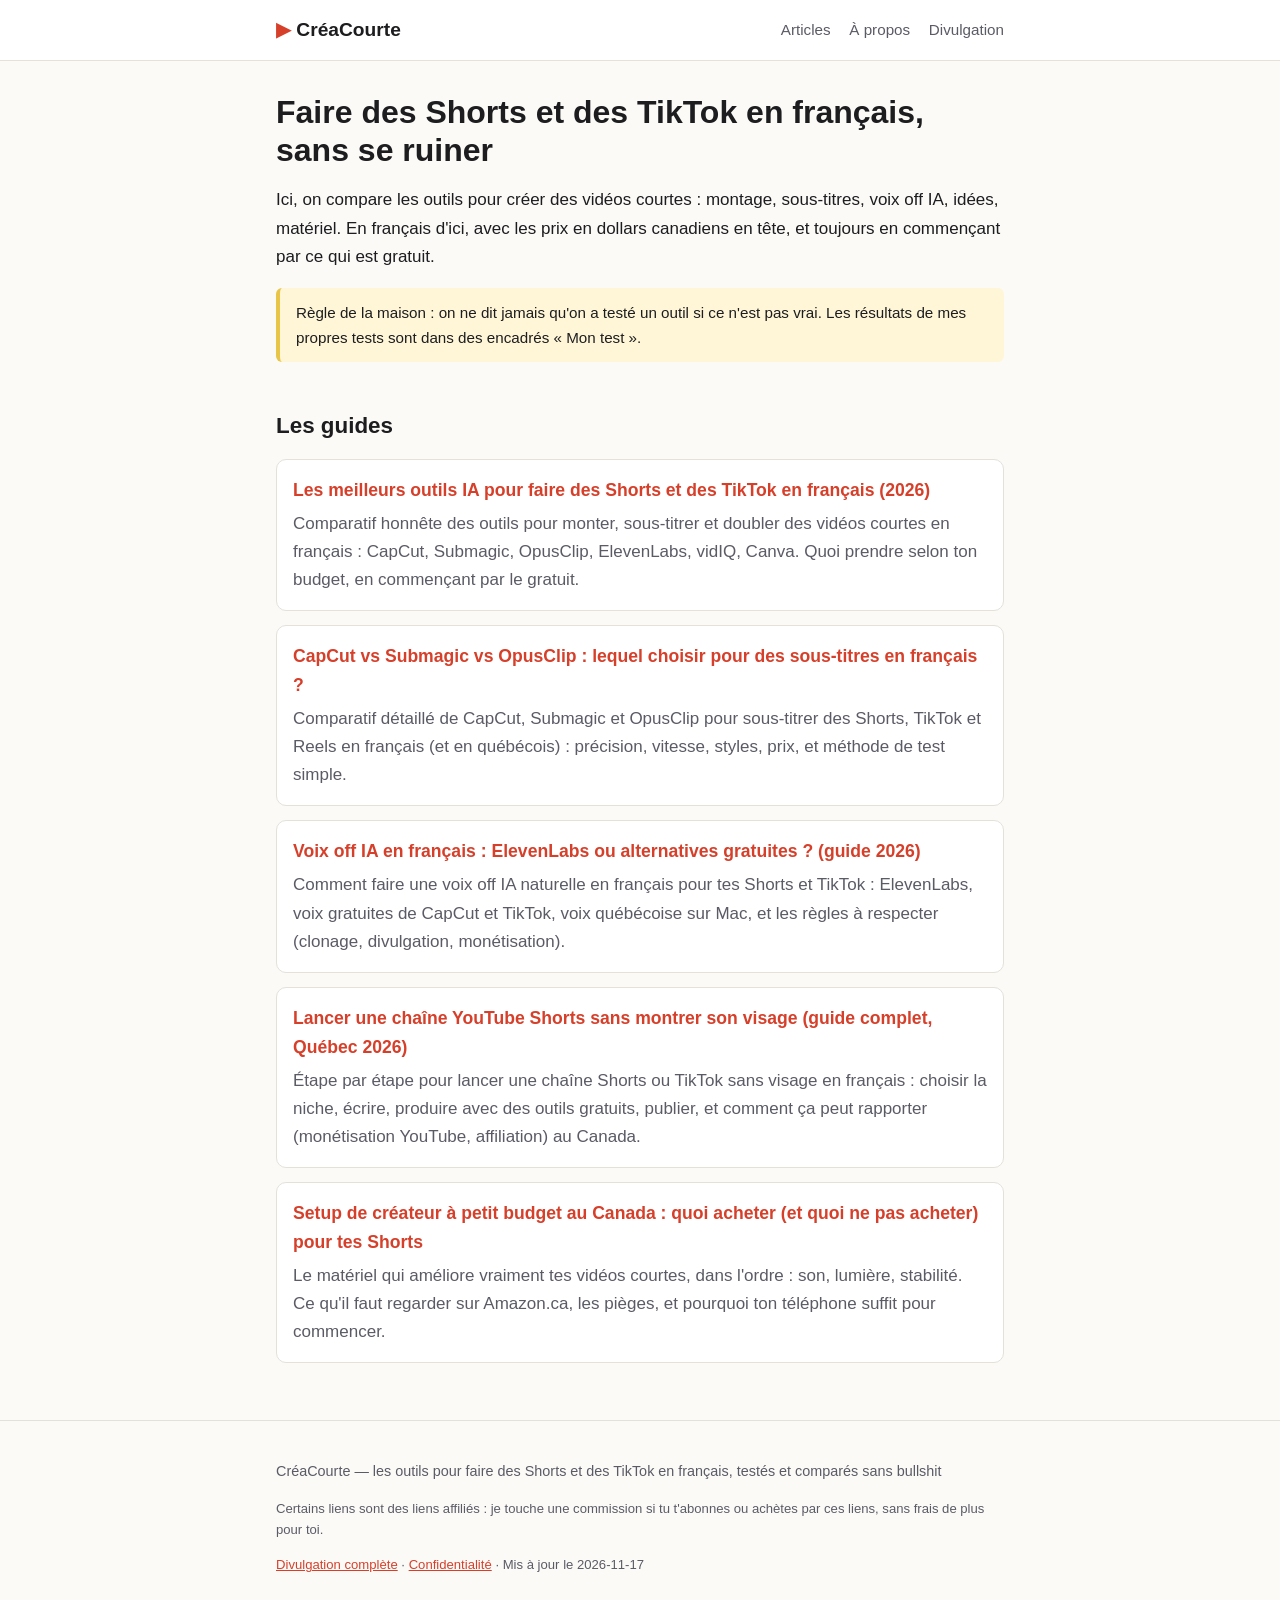
<file: index.html>
<!doctype html>
<html lang="fr-CA">
<head>
<meta charset="utf-8">
<meta name="viewport" content="width=device-width, initial-scale=1">
<title>Outils pour faire des Shorts et des TikTok en français | CréaCourte</title>
<meta name="description" content="Comparatifs et guides honnêtes, en français d&#x27;ici, pour créer des vidéos courtes (YouTube Shorts, TikTok, Reels) : montage, sous-titres, voix off IA, matériel à petit budget.">
<link rel="canonical" href="https://peet-peet.github.io/creacourte/index.html">
<meta property="og:title" content="Outils pour faire des Shorts et des TikTok en français">
<meta property="og:description" content="Comparatifs et guides honnêtes, en français d&#x27;ici, pour créer des vidéos courtes (YouTube Shorts, TikTok, Reels) : montage, sous-titres, voix off IA, matériel à petit budget.">
<meta property="og:type" content="article">
<meta property="og:locale" content="fr_CA">
<meta name='impact-site-verification' value='22677f58-4a79-4a5f-8995-a7c6c658e0dd'>
<link rel="stylesheet" href="assets/style.css">
<script type="application/ld+json">{"@context": "https://schema.org", "@type": "WebPage", "headline": "Outils pour faire des Shorts et des TikTok en français", "description": "Comparatifs et guides honnêtes, en français d'ici, pour créer des vidéos courtes (YouTube Shorts, TikTok, Reels) : montage, sous-titres, voix off IA, matériel à petit budget.", "inLanguage": "fr-CA", "author": {"@type": "Person", "name": "Peet"}, "dateModified": "2026-11-17"}</script>
</head>
<body>
<header class="entete">
  <div class="conteneur entete-in">
    <a class="logo" href="index.html">CréaCourte</a>
    <nav>
      <a href="index.html">Articles</a>
      <a href="a-propos.html">À propos</a>
      <a href="divulgation.html">Divulgation</a>
    </nav>
  </div>
</header>
<main class="conteneur">

<article class="article">
<h1>Faire des Shorts et des TikTok en français, sans se ruiner</h1>
<p>Ici, on compare les outils pour créer des vidéos courtes : montage, sous-titres, voix off IA, idées, matériel. En français d'ici, avec les prix en dollars canadiens en tête, et toujours en commençant par ce qui est gratuit.</p>
<div class="note">Règle de la maison : on ne dit jamais qu'on a testé un outil si ce n'est pas vrai. Les résultats de mes propres tests sont dans des encadrés « Mon test ».</div>
<h2>Les guides</h2>
<ul class="liste-articles">
<li><a href="meilleurs-outils-ia-shorts-tiktok.html">Les meilleurs outils IA pour faire des Shorts et des TikTok en français (2026)</a><p>Comparatif honnête des outils pour monter, sous-titrer et doubler des vidéos courtes en français : CapCut, Submagic, OpusClip, ElevenLabs, vidIQ, Canva. Quoi prendre selon ton budget, en commençant par le gratuit.</p></li>
<li><a href="capcut-vs-submagic-vs-opusclip.html">CapCut vs Submagic vs OpusClip : lequel choisir pour des sous-titres en français ?</a><p>Comparatif détaillé de CapCut, Submagic et OpusClip pour sous-titrer des Shorts, TikTok et Reels en français (et en québécois) : précision, vitesse, styles, prix, et méthode de test simple.</p></li>
<li><a href="voix-off-ia-francais.html">Voix off IA en français : ElevenLabs ou alternatives gratuites ? (guide 2026)</a><p>Comment faire une voix off IA naturelle en français pour tes Shorts et TikTok : ElevenLabs, voix gratuites de CapCut et TikTok, voix québécoise sur Mac, et les règles à respecter (clonage, divulgation, monétisation).</p></li>
<li><a href="chaine-shorts-sans-visage.html">Lancer une chaîne YouTube Shorts sans montrer son visage (guide complet, Québec 2026)</a><p>Étape par étape pour lancer une chaîne Shorts ou TikTok sans visage en français : choisir la niche, écrire, produire avec des outils gratuits, publier, et comment ça peut rapporter (monétisation YouTube, affiliation) au Canada.</p></li>
<li><a href="setup-createur-petit-budget.html">Setup de créateur à petit budget au Canada : quoi acheter (et quoi ne pas acheter) pour tes Shorts</a><p>Le matériel qui améliore vraiment tes vidéos courtes, dans l&#x27;ordre : son, lumière, stabilité. Ce qu&#x27;il faut regarder sur Amazon.ca, les pièges, et pourquoi ton téléphone suffit pour commencer.</p></li>
</ul>
</article>
</main>
<footer class="pied">
  <div class="conteneur">
    <p>CréaCourte — les outils pour faire des Shorts et des TikTok en français, testés et comparés sans bullshit</p>
    <p class="petit">Certains liens sont des liens affiliés : je touche une commission si tu t'abonnes ou achètes par ces liens, sans frais de plus pour toi. </p>
    <p class="petit"><a href="divulgation.html">Divulgation complète</a> · <a href="confidentialite.html">Confidentialité</a> · Mis à jour le 2026-11-17</p>
  </div>
</footer>
</body>
</html>
</file>
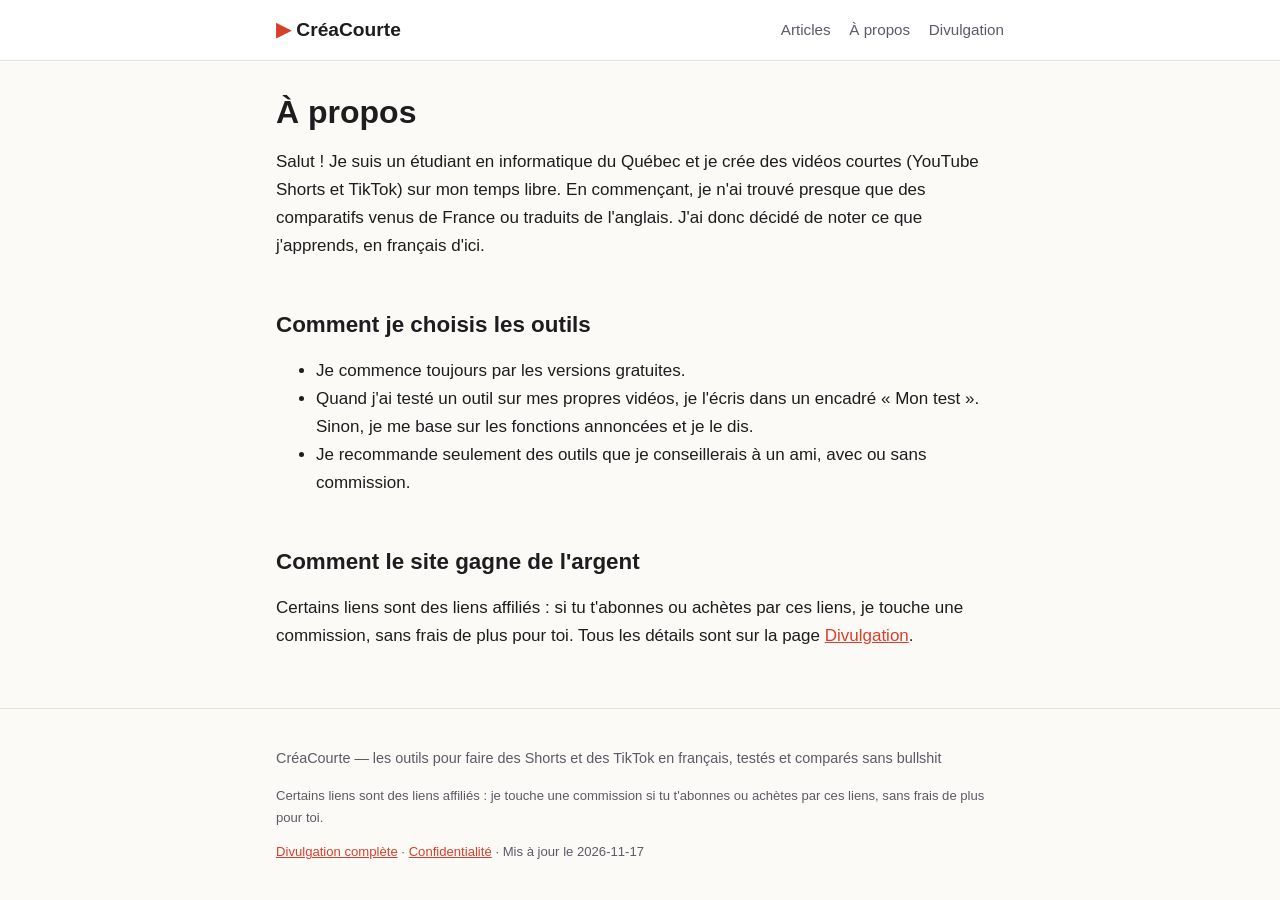
<file: a-propos.html>
<!doctype html>
<html lang="fr-CA">
<head>
<meta charset="utf-8">
<meta name="viewport" content="width=device-width, initial-scale=1">
<title>À propos | CréaCourte</title>
<meta name="description" content="Qui écrit CréaCourte et comment les outils sont choisis et comparés.">
<link rel="canonical" href="https://peet-peet.github.io/creacourte/a-propos.html">
<meta property="og:title" content="À propos">
<meta property="og:description" content="Qui écrit CréaCourte et comment les outils sont choisis et comparés.">
<meta property="og:type" content="article">
<meta property="og:locale" content="fr_CA">
<link rel="stylesheet" href="assets/style.css">
<script type="application/ld+json">{"@context": "https://schema.org", "@type": "WebPage", "headline": "À propos", "description": "Qui écrit CréaCourte et comment les outils sont choisis et comparés.", "inLanguage": "fr-CA", "author": {"@type": "Person", "name": "Peet"}, "dateModified": "2026-11-17"}</script>
</head>
<body>
<header class="entete">
  <div class="conteneur entete-in">
    <a class="logo" href="index.html">CréaCourte</a>
    <nav>
      <a href="index.html">Articles</a>
      <a href="a-propos.html">À propos</a>
      <a href="divulgation.html">Divulgation</a>
    </nav>
  </div>
</header>
<main class="conteneur">

<article class="article">
<h1>À propos</h1>
<p>Salut ! Je suis un étudiant en informatique du Québec et je crée des vidéos courtes (YouTube Shorts et TikTok) sur mon temps libre. En commençant, je n'ai trouvé presque que des comparatifs venus de France ou traduits de l'anglais. J'ai donc décidé de noter ce que j'apprends, en français d'ici.</p>
<h2>Comment je choisis les outils</h2>
<ul>
<li>Je commence toujours par les versions gratuites.</li>
<li>Quand j'ai testé un outil sur mes propres vidéos, je l'écris dans un encadré « Mon test ». Sinon, je me base sur les fonctions annoncées et je le dis.</li>
<li>Je recommande seulement des outils que je conseillerais à un ami, avec ou sans commission.</li>
</ul>
<h2>Comment le site gagne de l'argent</h2>
<p>Certains liens sont des liens affiliés : si tu t'abonnes ou achètes par ces liens, je touche une commission, sans frais de plus pour toi. Tous les détails sont sur la page <a href="divulgation.html">Divulgation</a>.</p>
</article>
</main>
<footer class="pied">
  <div class="conteneur">
    <p>CréaCourte — les outils pour faire des Shorts et des TikTok en français, testés et comparés sans bullshit</p>
    <p class="petit">Certains liens sont des liens affiliés : je touche une commission si tu t'abonnes ou achètes par ces liens, sans frais de plus pour toi. </p>
    <p class="petit"><a href="divulgation.html">Divulgation complète</a> · <a href="confidentialite.html">Confidentialité</a> · Mis à jour le 2026-11-17</p>
  </div>
</footer>
</body>
</html>
</file>
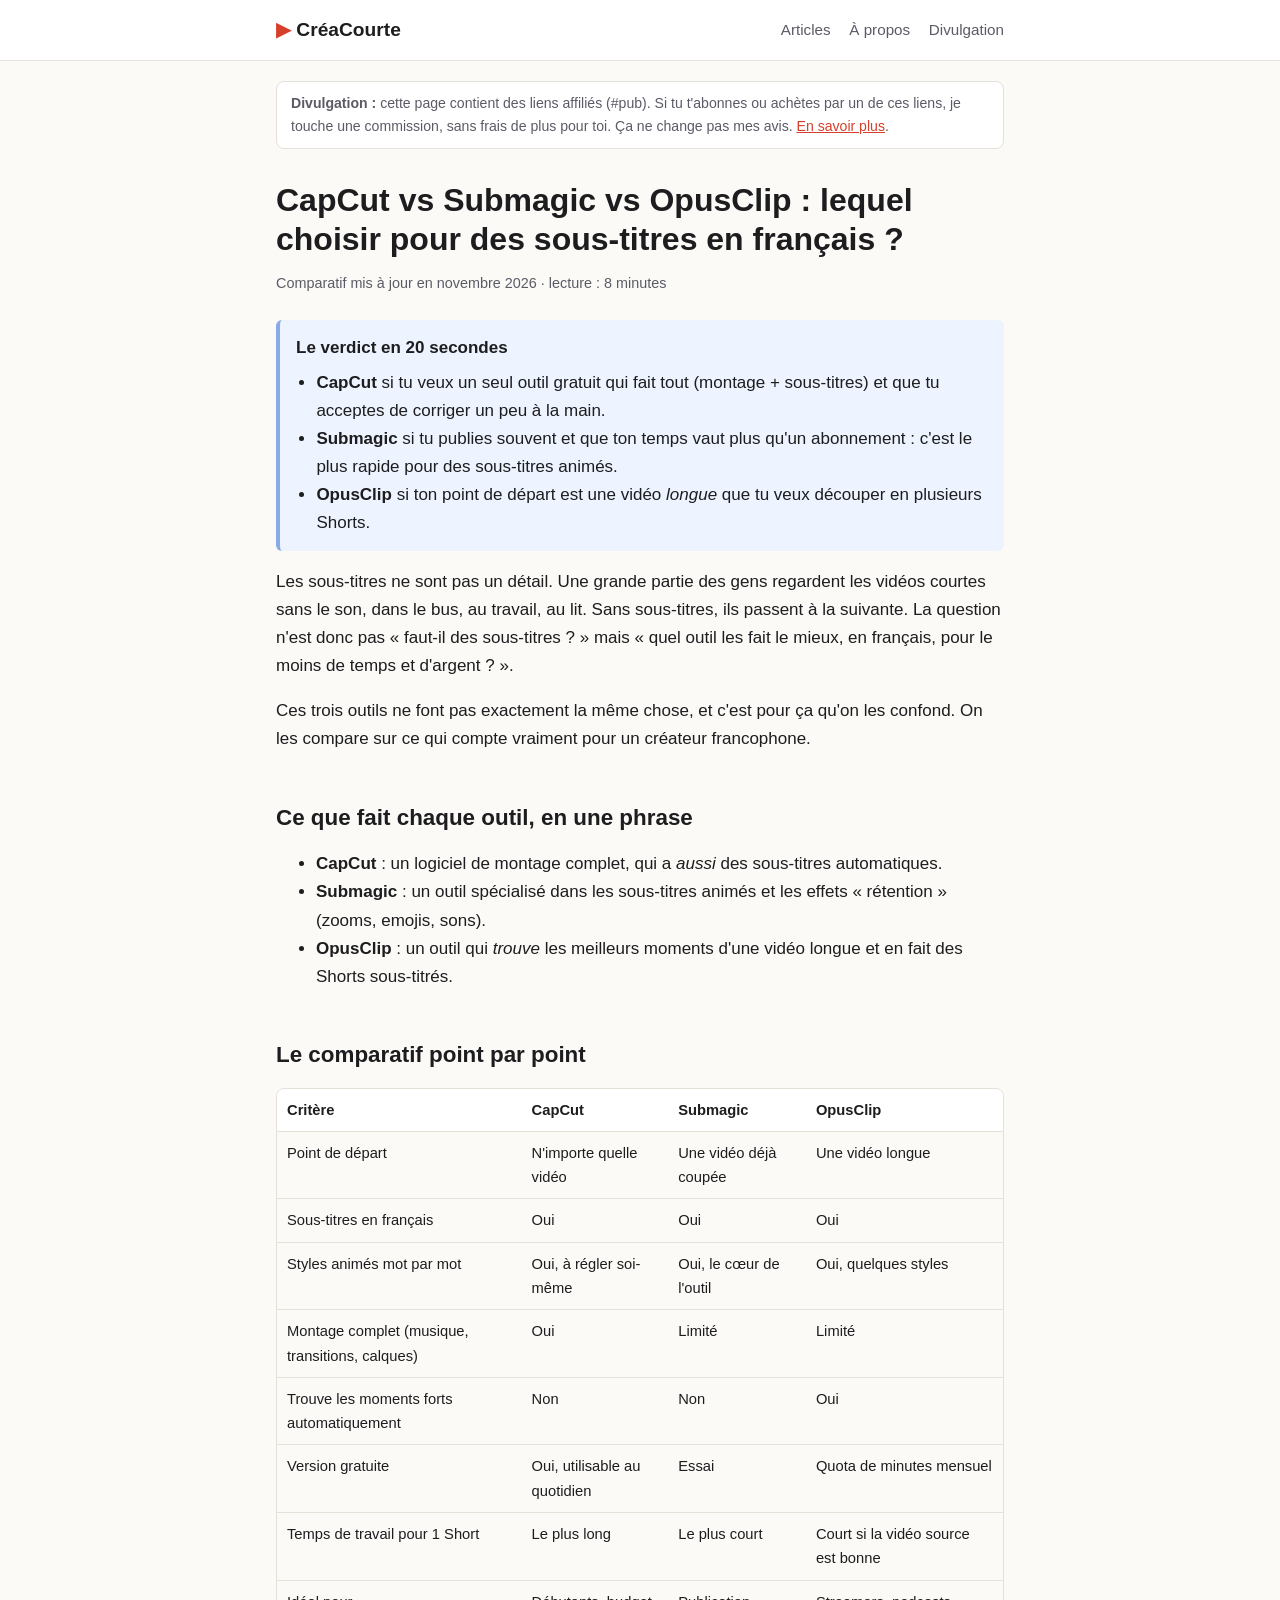
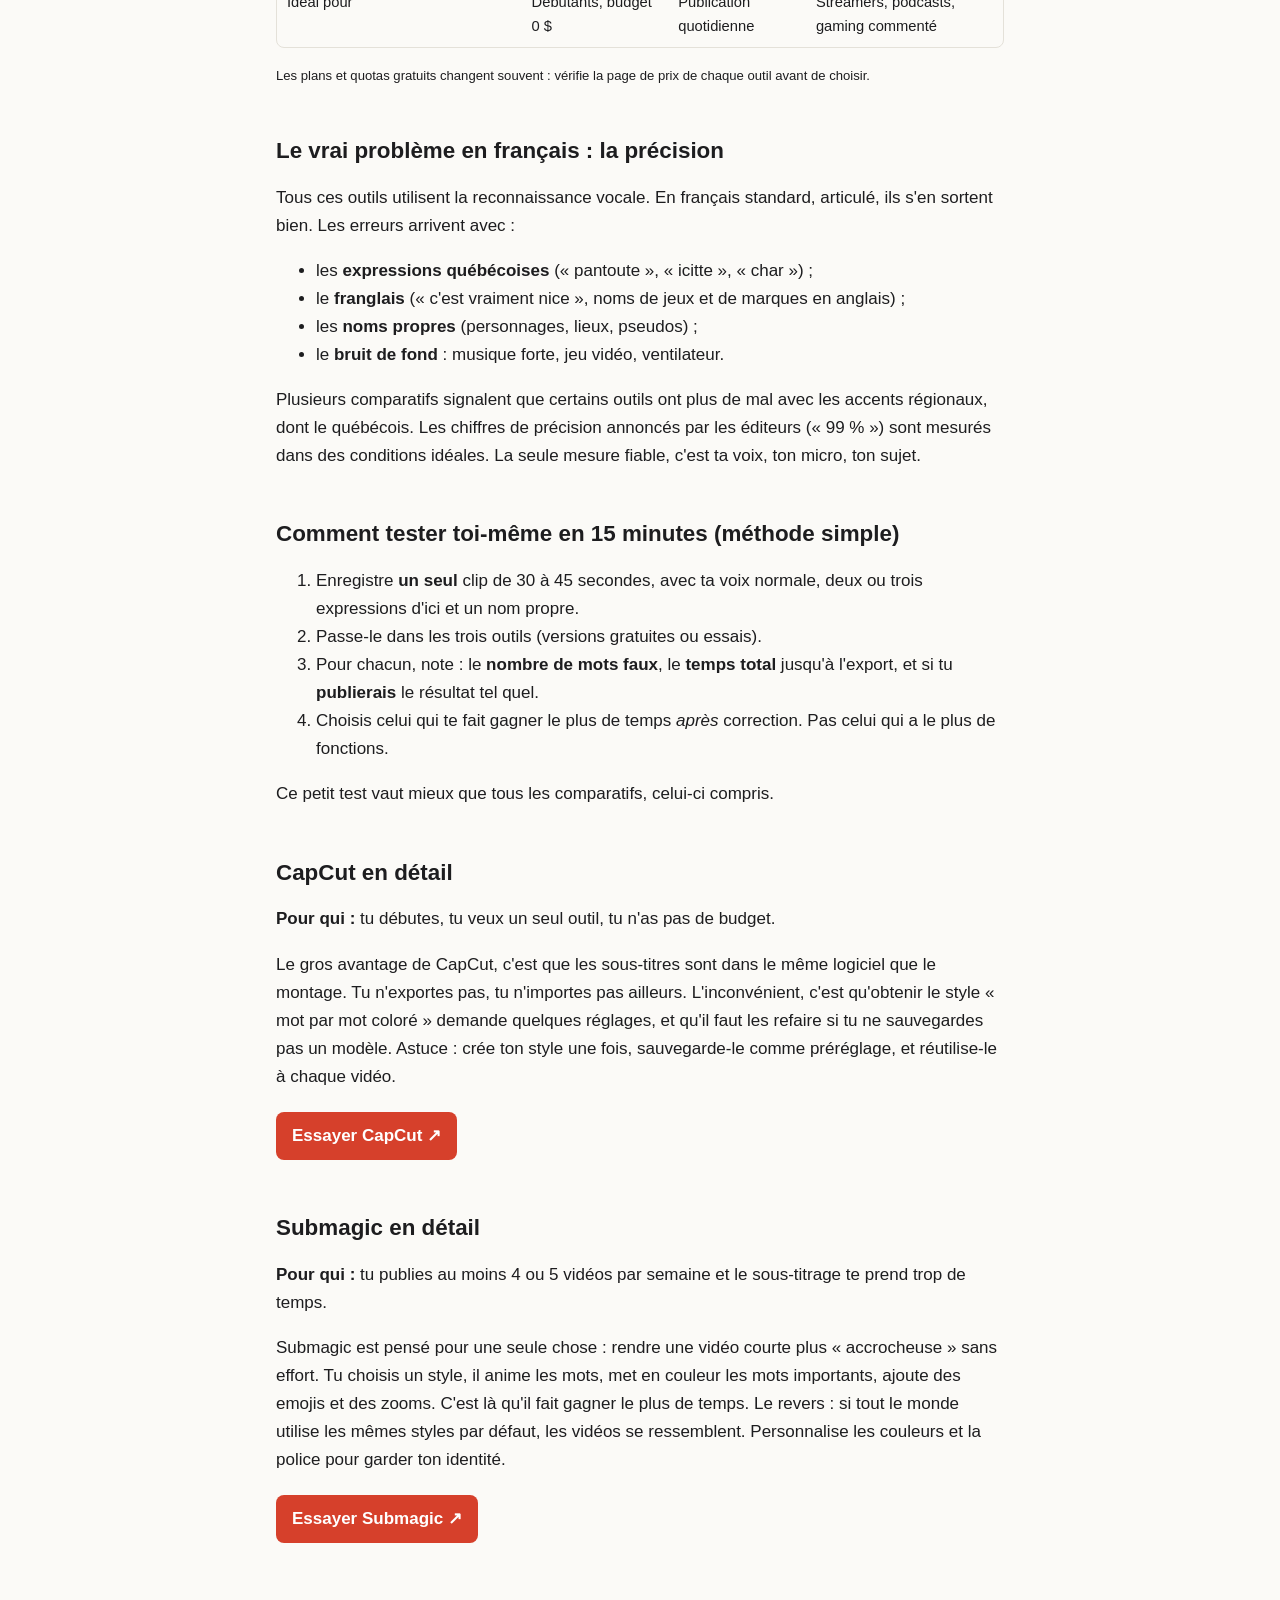
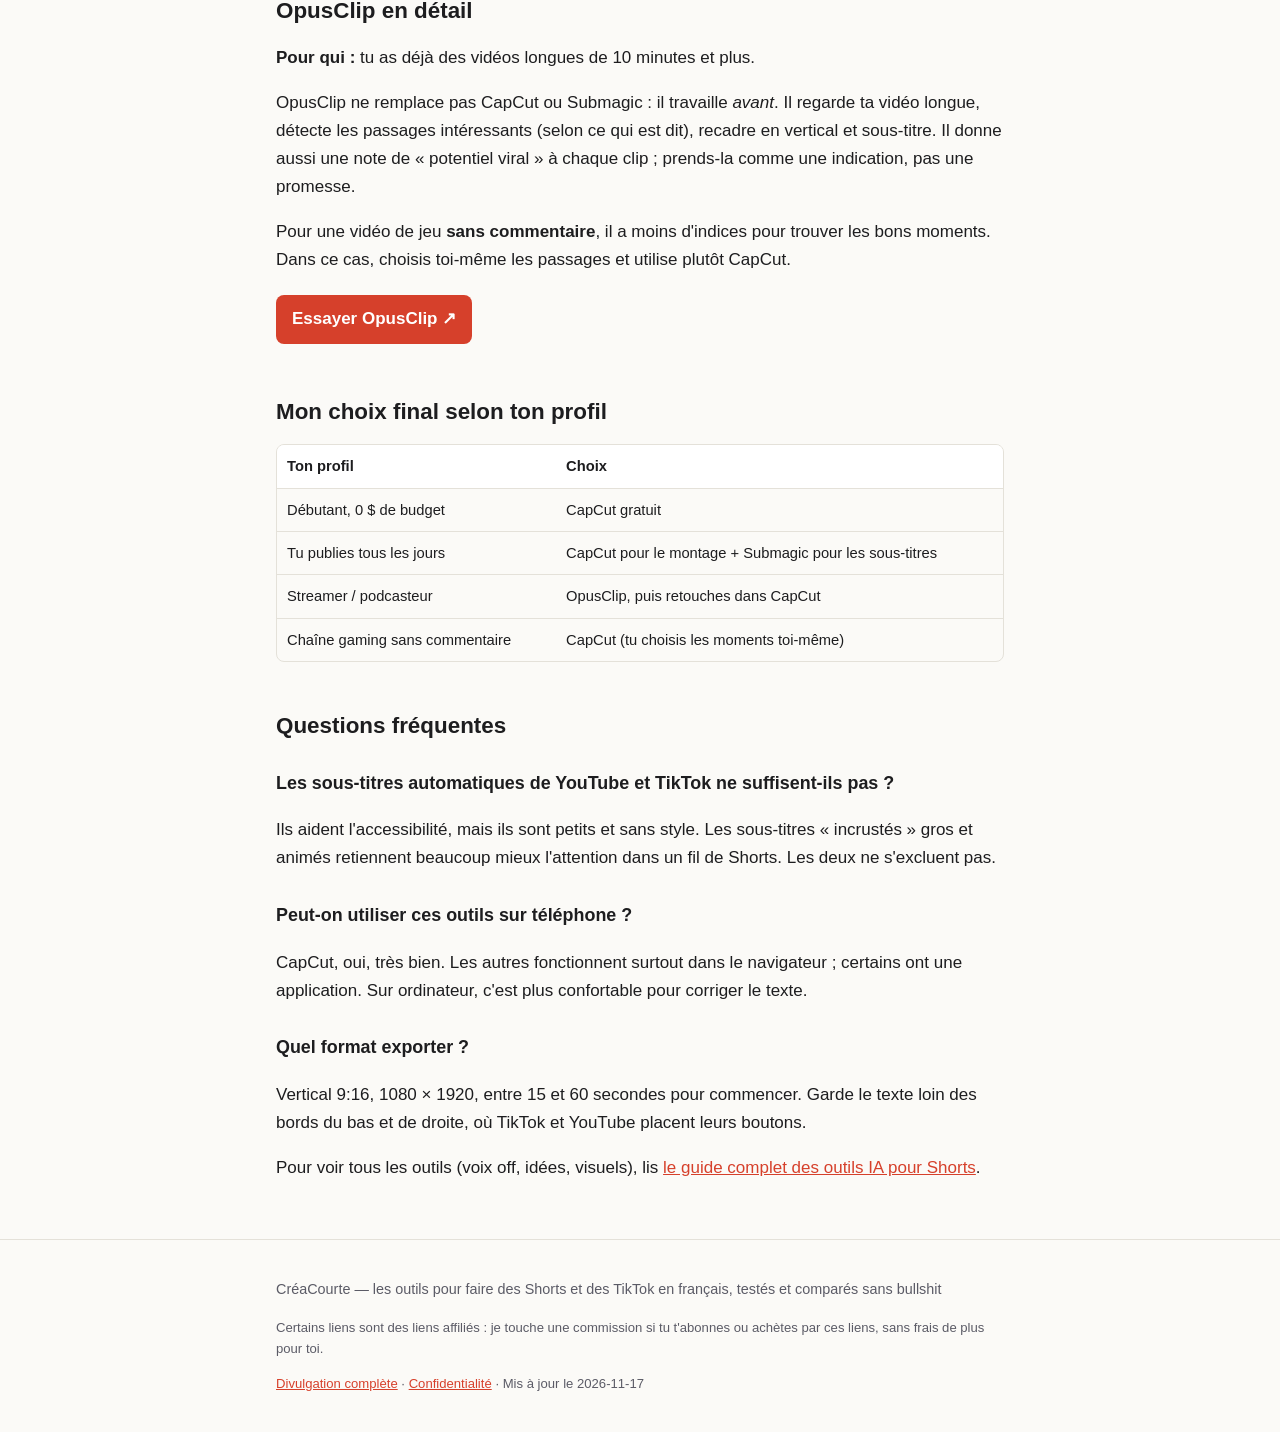
<file: capcut-vs-submagic-vs-opusclip.html>
<!doctype html>
<html lang="fr-CA">
<head>
<meta charset="utf-8">
<meta name="viewport" content="width=device-width, initial-scale=1">
<title>CapCut vs Submagic vs OpusClip : lequel choisir pour des sous-titres en français ? | CréaCourte</title>
<meta name="description" content="Comparatif détaillé de CapCut, Submagic et OpusClip pour sous-titrer des Shorts, TikTok et Reels en français (et en québécois) : précision, vitesse, styles, prix, et méthode de test simple.">
<link rel="canonical" href="https://peet-peet.github.io/creacourte/capcut-vs-submagic-vs-opusclip.html">
<meta property="og:title" content="CapCut vs Submagic vs OpusClip : lequel choisir pour des sous-titres en français ?">
<meta property="og:description" content="Comparatif détaillé de CapCut, Submagic et OpusClip pour sous-titrer des Shorts, TikTok et Reels en français (et en québécois) : précision, vitesse, styles, prix, et méthode de test simple.">
<meta property="og:type" content="article">
<meta property="og:locale" content="fr_CA">
<link rel="stylesheet" href="assets/style.css">
<script type="application/ld+json">{"@context": "https://schema.org", "@type": "Article", "headline": "CapCut vs Submagic vs OpusClip : lequel choisir pour des sous-titres en français ?", "description": "Comparatif détaillé de CapCut, Submagic et OpusClip pour sous-titrer des Shorts, TikTok et Reels en français (et en québécois) : précision, vitesse, styles, prix, et méthode de test simple.", "inLanguage": "fr-CA", "author": {"@type": "Person", "name": "Peet"}, "dateModified": "2026-11-17"}</script>
</head>
<body>
<header class="entete">
  <div class="conteneur entete-in">
    <a class="logo" href="index.html">CréaCourte</a>
    <nav>
      <a href="index.html">Articles</a>
      <a href="a-propos.html">À propos</a>
      <a href="divulgation.html">Divulgation</a>
    </nav>
  </div>
</header>
<main class="conteneur">
<p class="bandeau"><strong>Divulgation :</strong> cette page contient des liens affiliés (#pub). Si tu t'abonnes ou achètes par un de ces liens, je touche une commission, sans frais de plus pour toi. Ça ne change pas mes avis. <a href="divulgation.html">En savoir plus</a>.</p>
<article class="article">
<h1>CapCut vs Submagic vs OpusClip : lequel choisir pour des sous-titres en français ?</h1>
<p class="meta">Comparatif mis à jour en novembre 2026 · lecture : 8 minutes</p>

<div class="resume">
<strong>Le verdict en 20 secondes</strong>
<ul>
<li><strong>CapCut</strong> si tu veux un seul outil gratuit qui fait tout (montage + sous-titres) et que tu acceptes de corriger un peu à la main.</li>
<li><strong>Submagic</strong> si tu publies souvent et que ton temps vaut plus qu'un abonnement : c'est le plus rapide pour des sous-titres animés.</li>
<li><strong>OpusClip</strong> si ton point de départ est une vidéo <em>longue</em> que tu veux découper en plusieurs Shorts.</li>
</ul>
</div>

<p>Les sous-titres ne sont pas un détail. Une grande partie des gens regardent les vidéos courtes sans le son, dans le bus, au travail, au lit. Sans sous-titres, ils passent à la suivante. La question n'est donc pas « faut-il des sous-titres ? » mais « quel outil les fait le mieux, en français, pour le moins de temps et d'argent ? ».</p>
<p>Ces trois outils ne font pas exactement la même chose, et c'est pour ça qu'on les confond. On les compare sur ce qui compte vraiment pour un créateur francophone.</p>

<h2>Ce que fait chaque outil, en une phrase</h2>
<ul>
<li><strong>CapCut</strong> : un logiciel de montage complet, qui a <em>aussi</em> des sous-titres automatiques.</li>
<li><strong>Submagic</strong> : un outil spécialisé dans les sous-titres animés et les effets « rétention » (zooms, emojis, sons).</li>
<li><strong>OpusClip</strong> : un outil qui <em>trouve</em> les meilleurs moments d'une vidéo longue et en fait des Shorts sous-titrés.</li>
</ul>

<h2>Le comparatif point par point</h2>
<div class="table-wrap">
<table>
<tr><th>Critère</th><th>CapCut</th><th>Submagic</th><th>OpusClip</th></tr>
<tr><td>Point de départ</td><td>N'importe quelle vidéo</td><td>Une vidéo déjà coupée</td><td>Une vidéo longue</td></tr>
<tr><td>Sous-titres en français</td><td>Oui</td><td>Oui</td><td>Oui</td></tr>
<tr><td>Styles animés mot par mot</td><td>Oui, à régler soi-même</td><td>Oui, le cœur de l'outil</td><td>Oui, quelques styles</td></tr>
<tr><td>Montage complet (musique, transitions, calques)</td><td>Oui</td><td>Limité</td><td>Limité</td></tr>
<tr><td>Trouve les moments forts automatiquement</td><td>Non</td><td>Non</td><td>Oui</td></tr>
<tr><td>Version gratuite</td><td>Oui, utilisable au quotidien</td><td>Essai</td><td>Quota de minutes mensuel</td></tr>
<tr><td>Temps de travail pour 1 Short</td><td>Le plus long</td><td>Le plus court</td><td>Court si la vidéo source est bonne</td></tr>
<tr><td>Idéal pour</td><td>Débutants, budget 0 $</td><td>Publication quotidienne</td><td>Streamers, podcasts, gaming commenté</td></tr>
</table>
</div>
<p class="petit">Les plans et quotas gratuits changent souvent : vérifie la page de prix de chaque outil avant de choisir.</p>

<h2>Le vrai problème en français : la précision</h2>
<p>Tous ces outils utilisent la reconnaissance vocale. En français standard, articulé, ils s'en sortent bien. Les erreurs arrivent avec :</p>
<ul>
<li>les <strong>expressions québécoises</strong> (« pantoute », « icitte », « char ») ;</li>
<li>le <strong>franglais</strong> (« c'est vraiment nice », noms de jeux et de marques en anglais) ;</li>
<li>les <strong>noms propres</strong> (personnages, lieux, pseudos) ;</li>
<li>le <strong>bruit de fond</strong> : musique forte, jeu vidéo, ventilateur.</li>
</ul>
<p>Plusieurs comparatifs signalent que certains outils ont plus de mal avec les accents régionaux, dont le québécois. Les chiffres de précision annoncés par les éditeurs (« 99 % ») sont mesurés dans des conditions idéales. La seule mesure fiable, c'est ta voix, ton micro, ton sujet.</p>


<h2>Comment tester toi-même en 15 minutes (méthode simple)</h2>
<ol>
<li>Enregistre <strong>un seul</strong> clip de 30 à 45 secondes, avec ta voix normale, deux ou trois expressions d'ici et un nom propre.</li>
<li>Passe-le dans les trois outils (versions gratuites ou essais).</li>
<li>Pour chacun, note : le <strong>nombre de mots faux</strong>, le <strong>temps total</strong> jusqu'à l'export, et si tu <strong>publierais</strong> le résultat tel quel.</li>
<li>Choisis celui qui te fait gagner le plus de temps <em>après</em> correction. Pas celui qui a le plus de fonctions.</li>
</ol>
<p>Ce petit test vaut mieux que tous les comparatifs, celui-ci compris.</p>

<h2>CapCut en détail</h2>
<p><strong>Pour qui :</strong> tu débutes, tu veux un seul outil, tu n'as pas de budget.</p>
<p>Le gros avantage de CapCut, c'est que les sous-titres sont dans le même logiciel que le montage. Tu n'exportes pas, tu n'importes pas ailleurs. L'inconvénient, c'est qu'obtenir le style « mot par mot coloré » demande quelques réglages, et qu'il faut les refaire si tu ne sauvegardes pas un modèle. Astuce : crée ton style une fois, sauvegarde-le comme préréglage, et réutilise-le à chaque vidéo.</p>
<p><a class="btn" href="https://www.capcut.com/fr-fr" rel="sponsored nofollow noopener" target="_blank">Essayer CapCut</a></p>

<h2>Submagic en détail</h2>
<p><strong>Pour qui :</strong> tu publies au moins 4 ou 5 vidéos par semaine et le sous-titrage te prend trop de temps.</p>
<p>Submagic est pensé pour une seule chose : rendre une vidéo courte plus « accrocheuse » sans effort. Tu choisis un style, il anime les mots, met en couleur les mots importants, ajoute des emojis et des zooms. C'est là qu'il fait gagner le plus de temps. Le revers : si tout le monde utilise les mêmes styles par défaut, les vidéos se ressemblent. Personnalise les couleurs et la police pour garder ton identité.</p>
<p><a class="btn" href="https://www.submagic.co/fr" rel="sponsored nofollow noopener" target="_blank">Essayer Submagic</a></p>

<h2>OpusClip en détail</h2>
<p><strong>Pour qui :</strong> tu as déjà des vidéos longues de 10 minutes et plus.</p>
<p>OpusClip ne remplace pas CapCut ou Submagic : il travaille <em>avant</em>. Il regarde ta vidéo longue, détecte les passages intéressants (selon ce qui est dit), recadre en vertical et sous-titre. Il donne aussi une note de « potentiel viral » à chaque clip ; prends-la comme une indication, pas une promesse.</p>
<p>Pour une vidéo de jeu <strong>sans commentaire</strong>, il a moins d'indices pour trouver les bons moments. Dans ce cas, choisis toi-même les passages et utilise plutôt CapCut.</p>
<p><a class="btn" href="https://www.opus.pro/" rel="sponsored nofollow noopener" target="_blank">Essayer OpusClip</a></p>

<h2>Mon choix final selon ton profil</h2>
<div class="table-wrap">
<table>
<tr><th>Ton profil</th><th>Choix</th></tr>
<tr><td>Débutant, 0 $ de budget</td><td>CapCut gratuit</td></tr>
<tr><td>Tu publies tous les jours</td><td>CapCut pour le montage + Submagic pour les sous-titres</td></tr>
<tr><td>Streamer / podcasteur</td><td>OpusClip, puis retouches dans CapCut</td></tr>
<tr><td>Chaîne gaming sans commentaire</td><td>CapCut (tu choisis les moments toi-même)</td></tr>
</table>
</div>


<h2>Questions fréquentes</h2>
<h3>Les sous-titres automatiques de YouTube et TikTok ne suffisent-ils pas ?</h3>
<p>Ils aident l'accessibilité, mais ils sont petits et sans style. Les sous-titres « incrustés » gros et animés retiennent beaucoup mieux l'attention dans un fil de Shorts. Les deux ne s'excluent pas.</p>
<h3>Peut-on utiliser ces outils sur téléphone ?</h3>
<p>CapCut, oui, très bien. Les autres fonctionnent surtout dans le navigateur ; certains ont une application. Sur ordinateur, c'est plus confortable pour corriger le texte.</p>
<h3>Quel format exporter ?</h3>
<p>Vertical 9:16, 1080 × 1920, entre 15 et 60 secondes pour commencer. Garde le texte loin des bords du bas et de droite, où TikTok et YouTube placent leurs boutons.</p>
<p>Pour voir tous les outils (voix off, idées, visuels), lis <a href="meilleurs-outils-ia-shorts-tiktok.html">le guide complet des outils IA pour Shorts</a>.</p>
</article>
</main>
<footer class="pied">
  <div class="conteneur">
    <p>CréaCourte — les outils pour faire des Shorts et des TikTok en français, testés et comparés sans bullshit</p>
    <p class="petit">Certains liens sont des liens affiliés : je touche une commission si tu t'abonnes ou achètes par ces liens, sans frais de plus pour toi. </p>
    <p class="petit"><a href="divulgation.html">Divulgation complète</a> · <a href="confidentialite.html">Confidentialité</a> · Mis à jour le 2026-11-17</p>
  </div>
</footer>
</body>
</html>
</file>
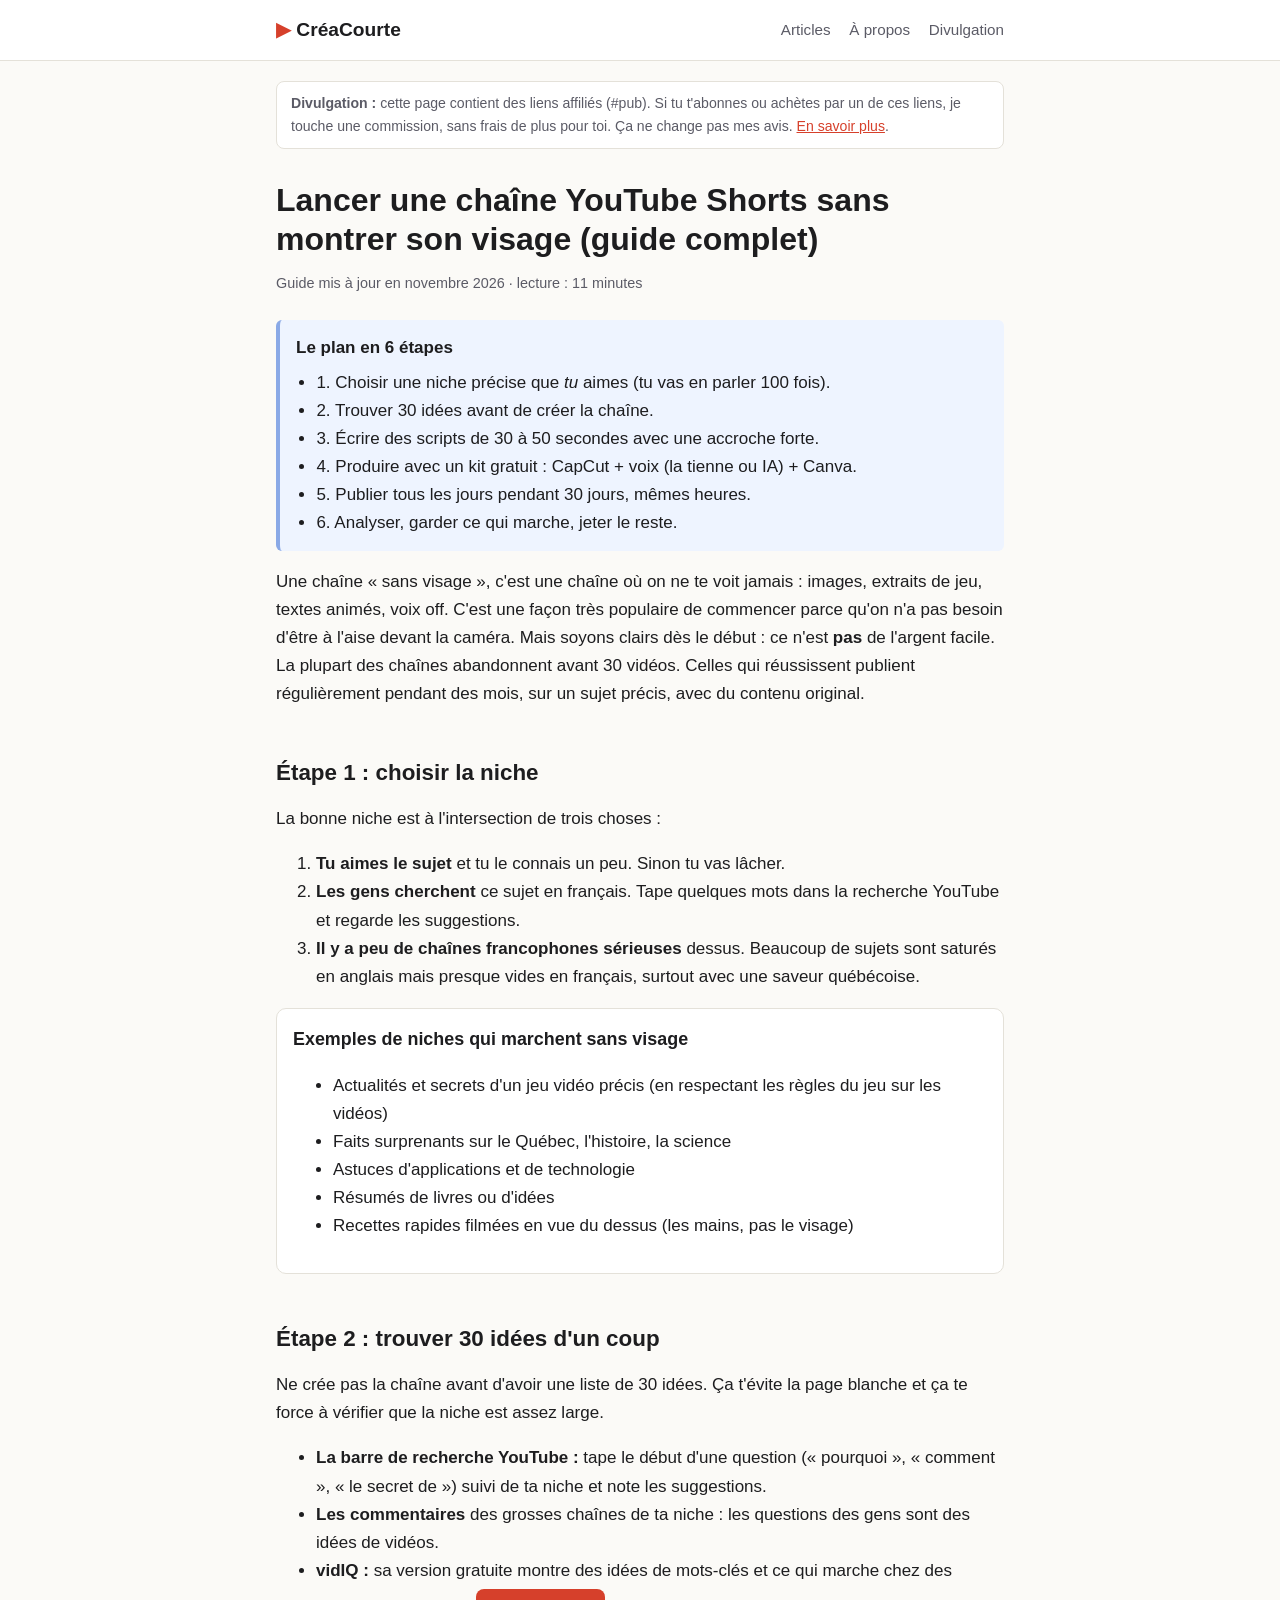
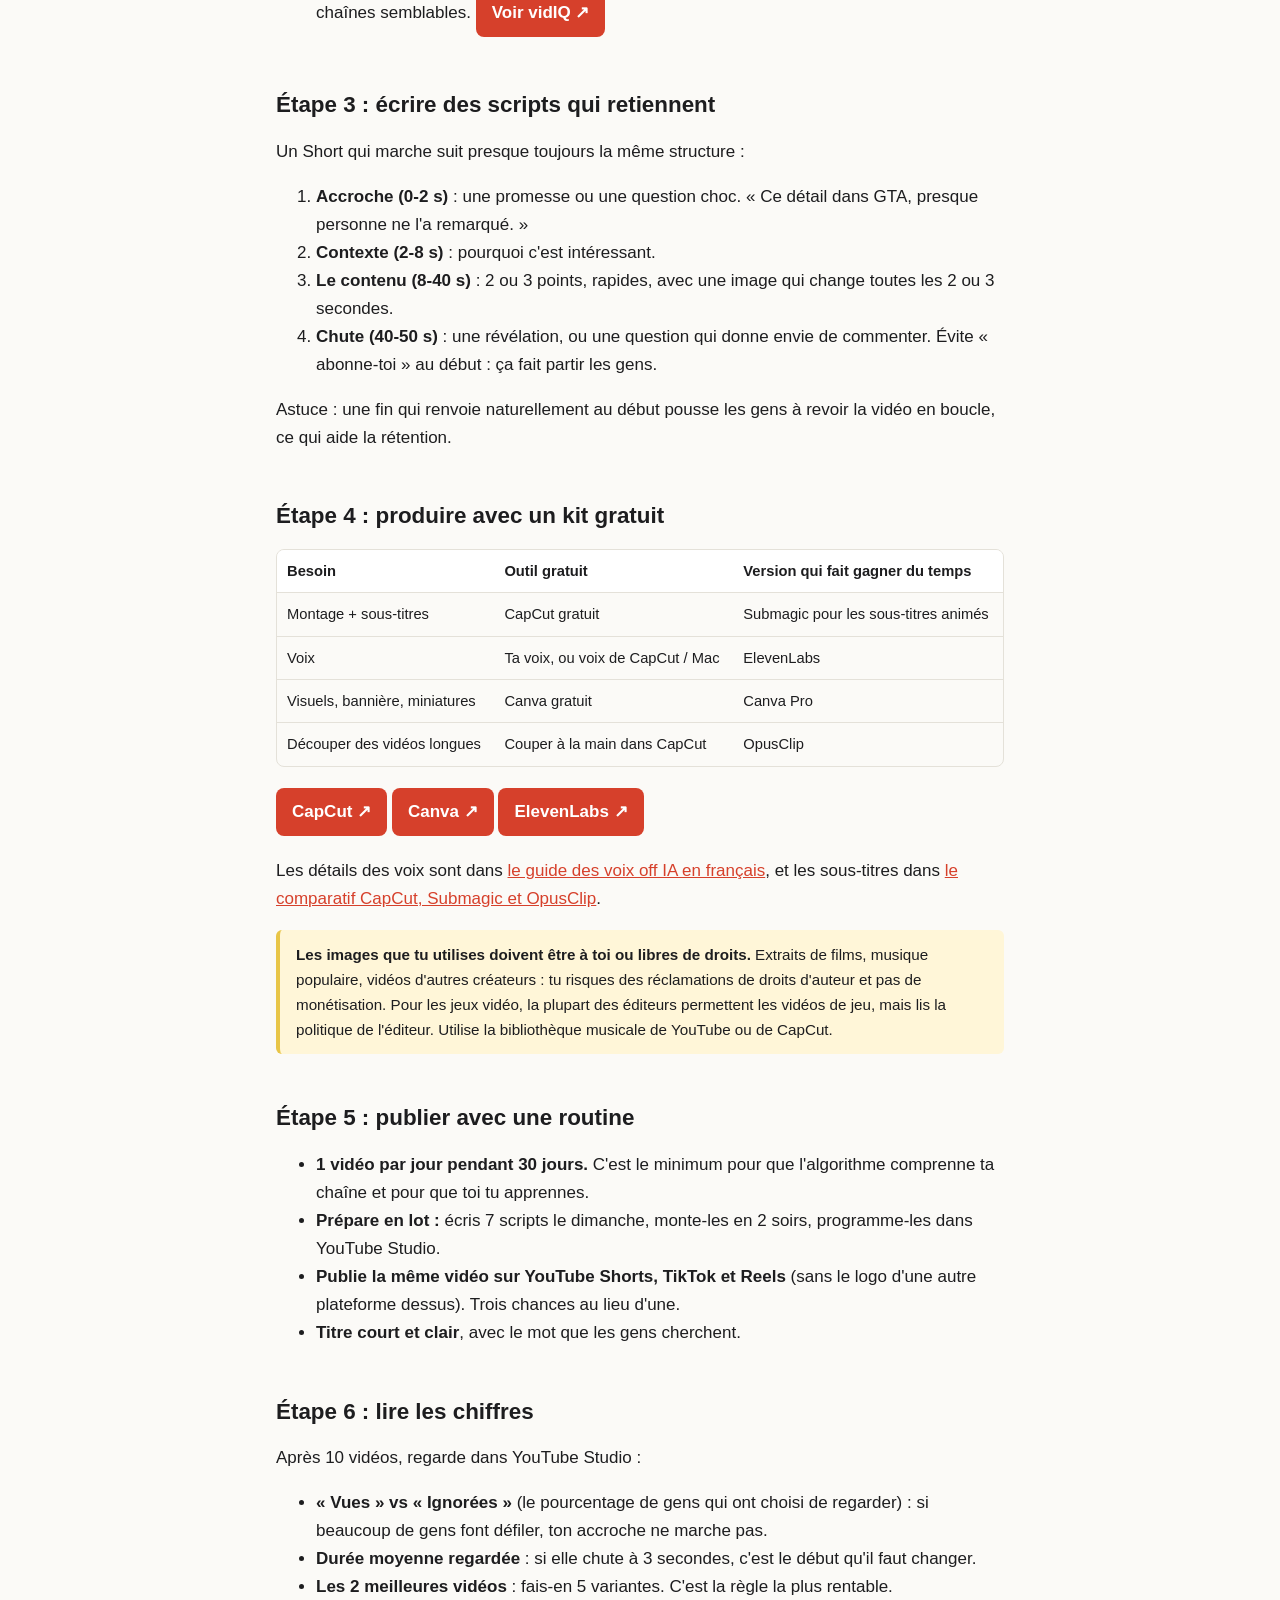
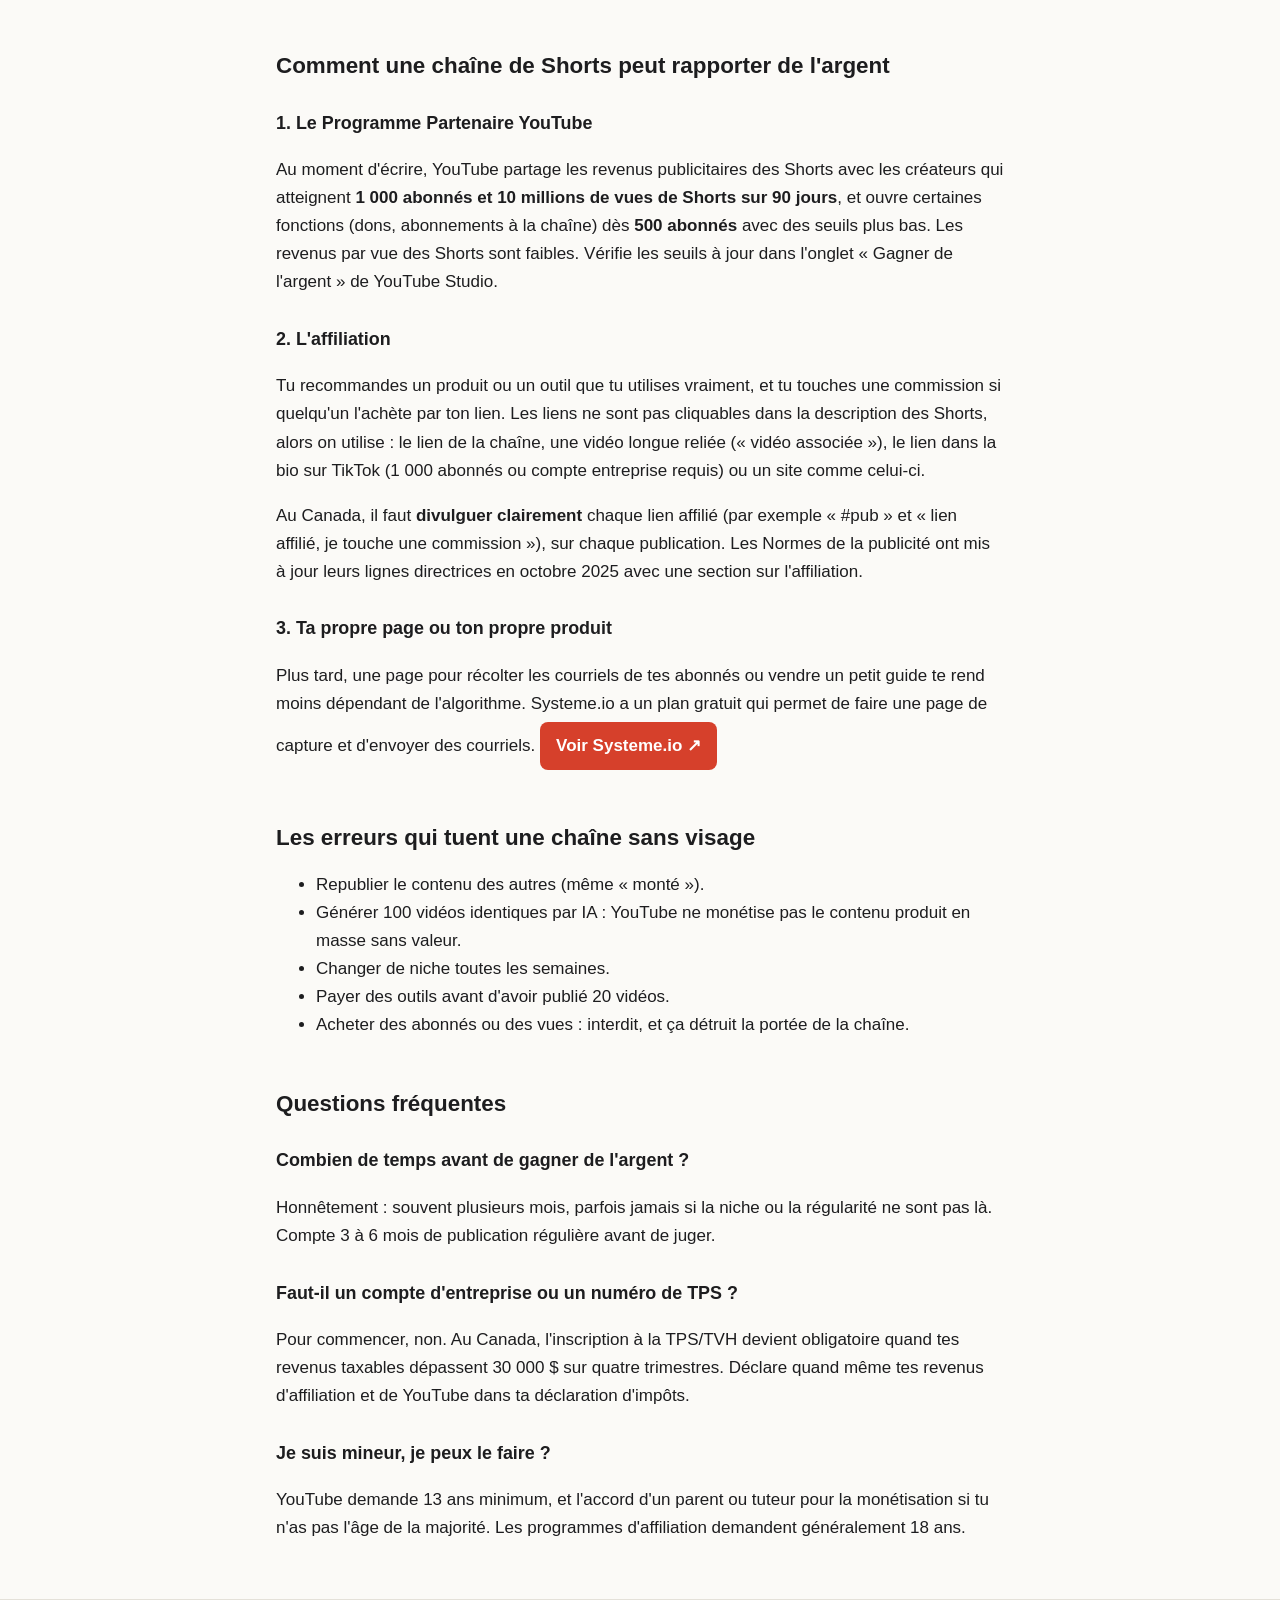
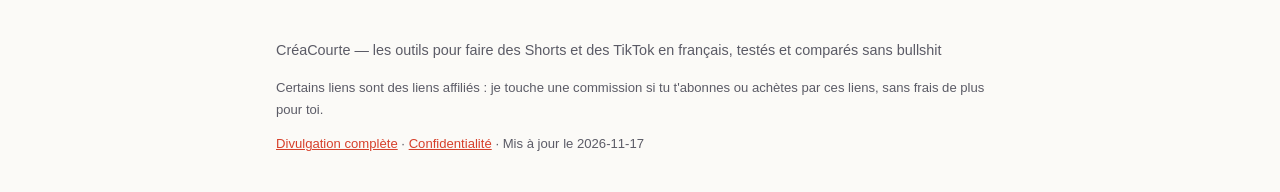
<file: chaine-shorts-sans-visage.html>
<!doctype html>
<html lang="fr-CA">
<head>
<meta charset="utf-8">
<meta name="viewport" content="width=device-width, initial-scale=1">
<title>Lancer une chaîne YouTube Shorts sans montrer son visage (guide complet, Québec 2026) | CréaCourte</title>
<meta name="description" content="Étape par étape pour lancer une chaîne Shorts ou TikTok sans visage en français : choisir la niche, écrire, produire avec des outils gratuits, publier, et comment ça peut rapporter (monétisation YouTube, affiliation) au Canada.">
<link rel="canonical" href="https://peet-peet.github.io/creacourte/chaine-shorts-sans-visage.html">
<meta property="og:title" content="Lancer une chaîne YouTube Shorts sans montrer son visage (guide complet, Québec 2026)">
<meta property="og:description" content="Étape par étape pour lancer une chaîne Shorts ou TikTok sans visage en français : choisir la niche, écrire, produire avec des outils gratuits, publier, et comment ça peut rapporter (monétisation YouTube, affiliation) au Canada.">
<meta property="og:type" content="article">
<meta property="og:locale" content="fr_CA">
<link rel="stylesheet" href="assets/style.css">
<script type="application/ld+json">{"@context": "https://schema.org", "@type": "Article", "headline": "Lancer une chaîne YouTube Shorts sans montrer son visage (guide complet, Québec 2026)", "description": "Étape par étape pour lancer une chaîne Shorts ou TikTok sans visage en français : choisir la niche, écrire, produire avec des outils gratuits, publier, et comment ça peut rapporter (monétisation YouTube, affiliation) au Canada.", "inLanguage": "fr-CA", "author": {"@type": "Person", "name": "Peet"}, "dateModified": "2026-11-17"}</script>
</head>
<body>
<header class="entete">
  <div class="conteneur entete-in">
    <a class="logo" href="index.html">CréaCourte</a>
    <nav>
      <a href="index.html">Articles</a>
      <a href="a-propos.html">À propos</a>
      <a href="divulgation.html">Divulgation</a>
    </nav>
  </div>
</header>
<main class="conteneur">
<p class="bandeau"><strong>Divulgation :</strong> cette page contient des liens affiliés (#pub). Si tu t'abonnes ou achètes par un de ces liens, je touche une commission, sans frais de plus pour toi. Ça ne change pas mes avis. <a href="divulgation.html">En savoir plus</a>.</p>
<article class="article">
<h1>Lancer une chaîne YouTube Shorts sans montrer son visage (guide complet)</h1>
<p class="meta">Guide mis à jour en novembre 2026 · lecture : 11 minutes</p>

<div class="resume">
<strong>Le plan en 6 étapes</strong>
<ul>
<li>1. Choisir une niche précise que <em>tu</em> aimes (tu vas en parler 100 fois).</li>
<li>2. Trouver 30 idées avant de créer la chaîne.</li>
<li>3. Écrire des scripts de 30 à 50 secondes avec une accroche forte.</li>
<li>4. Produire avec un kit gratuit : CapCut + voix (la tienne ou IA) + Canva.</li>
<li>5. Publier tous les jours pendant 30 jours, mêmes heures.</li>
<li>6. Analyser, garder ce qui marche, jeter le reste.</li>
</ul>
</div>

<p>Une chaîne « sans visage », c'est une chaîne où on ne te voit jamais : images, extraits de jeu, textes animés, voix off. C'est une façon très populaire de commencer parce qu'on n'a pas besoin d'être à l'aise devant la caméra. Mais soyons clairs dès le début : ce n'est <strong>pas</strong> de l'argent facile. La plupart des chaînes abandonnent avant 30 vidéos. Celles qui réussissent publient régulièrement pendant des mois, sur un sujet précis, avec du contenu original.</p>

<h2>Étape 1 : choisir la niche</h2>
<p>La bonne niche est à l'intersection de trois choses :</p>
<ol>
<li><strong>Tu aimes le sujet</strong> et tu le connais un peu. Sinon tu vas lâcher.</li>
<li><strong>Les gens cherchent</strong> ce sujet en français. Tape quelques mots dans la recherche YouTube et regarde les suggestions.</li>
<li><strong>Il y a peu de chaînes francophones sérieuses</strong> dessus. Beaucoup de sujets sont saturés en anglais mais presque vides en français, surtout avec une saveur québécoise.</li>
</ol>
<div class="carte"><h3>Exemples de niches qui marchent sans visage</h3>
<ul>
<li>Actualités et secrets d'un jeu vidéo précis (en respectant les règles du jeu sur les vidéos)</li>
<li>Faits surprenants sur le Québec, l'histoire, la science</li>
<li>Astuces d'applications et de technologie</li>
<li>Résumés de livres ou d'idées</li>
<li>Recettes rapides filmées en vue du dessus (les mains, pas le visage)</li>
</ul></div>


<h2>Étape 2 : trouver 30 idées d'un coup</h2>
<p>Ne crée pas la chaîne avant d'avoir une liste de 30 idées. Ça t'évite la page blanche et ça te force à vérifier que la niche est assez large.</p>
<ul>
<li><strong>La barre de recherche YouTube :</strong> tape le début d'une question (« pourquoi », « comment », « le secret de ») suivi de ta niche et note les suggestions.</li>
<li><strong>Les commentaires</strong> des grosses chaînes de ta niche : les questions des gens sont des idées de vidéos.</li>
<li><strong>vidIQ :</strong> sa version gratuite montre des idées de mots-clés et ce qui marche chez des chaînes semblables. <a class="btn" href="https://vidiq.com/fr/" rel="sponsored nofollow noopener" target="_blank">Voir vidIQ</a></li>
</ul>

<h2>Étape 3 : écrire des scripts qui retiennent</h2>
<p>Un Short qui marche suit presque toujours la même structure :</p>
<ol>
<li><strong>Accroche (0-2 s)</strong> : une promesse ou une question choc. « Ce détail dans GTA, presque personne ne l'a remarqué. »</li>
<li><strong>Contexte (2-8 s)</strong> : pourquoi c'est intéressant.</li>
<li><strong>Le contenu (8-40 s)</strong> : 2 ou 3 points, rapides, avec une image qui change toutes les 2 ou 3 secondes.</li>
<li><strong>Chute (40-50 s)</strong> : une révélation, ou une question qui donne envie de commenter. Évite « abonne-toi » au début : ça fait partir les gens.</li>
</ol>
<p>Astuce : une fin qui renvoie naturellement au début pousse les gens à revoir la vidéo en boucle, ce qui aide la rétention.</p>

<h2>Étape 4 : produire avec un kit gratuit</h2>
<div class="table-wrap">
<table>
<tr><th>Besoin</th><th>Outil gratuit</th><th>Version qui fait gagner du temps</th></tr>
<tr><td>Montage + sous-titres</td><td>CapCut gratuit</td><td>Submagic pour les sous-titres animés</td></tr>
<tr><td>Voix</td><td>Ta voix, ou voix de CapCut / Mac</td><td>ElevenLabs</td></tr>
<tr><td>Visuels, bannière, miniatures</td><td>Canva gratuit</td><td>Canva Pro</td></tr>
<tr><td>Découper des vidéos longues</td><td>Couper à la main dans CapCut</td><td>OpusClip</td></tr>
</table>
</div>
<p><a class="btn" href="https://www.capcut.com/fr-fr" rel="sponsored nofollow noopener" target="_blank">CapCut</a> <a class="btn" href="https://www.canva.com/fr_ca/" rel="sponsored nofollow noopener" target="_blank">Canva</a> <a class="btn" href="https://elevenlabs.io/fr" rel="sponsored nofollow noopener" target="_blank">ElevenLabs</a></p>
<p>Les détails des voix sont dans <a href="voix-off-ia-francais.html">le guide des voix off IA en français</a>, et les sous-titres dans <a href="capcut-vs-submagic-vs-opusclip.html">le comparatif CapCut, Submagic et OpusClip</a>.</p>
<div class="note"><strong>Les images que tu utilises doivent être à toi ou libres de droits.</strong> Extraits de films, musique populaire, vidéos d'autres créateurs : tu risques des réclamations de droits d'auteur et pas de monétisation. Pour les jeux vidéo, la plupart des éditeurs permettent les vidéos de jeu, mais lis la politique de l'éditeur. Utilise la bibliothèque musicale de YouTube ou de CapCut.</div>

<h2>Étape 5 : publier avec une routine</h2>
<ul>
<li><strong>1 vidéo par jour pendant 30 jours.</strong> C'est le minimum pour que l'algorithme comprenne ta chaîne et pour que toi tu apprennes.</li>
<li><strong>Prépare en lot :</strong> écris 7 scripts le dimanche, monte-les en 2 soirs, programme-les dans YouTube Studio.</li>
<li><strong>Publie la même vidéo sur YouTube Shorts, TikTok et Reels</strong> (sans le logo d'une autre plateforme dessus). Trois chances au lieu d'une.</li>
<li><strong>Titre court et clair</strong>, avec le mot que les gens cherchent.</li>
</ul>

<h2>Étape 6 : lire les chiffres</h2>
<p>Après 10 vidéos, regarde dans YouTube Studio :</p>
<ul>
<li><strong>« Vues » vs « Ignorées »</strong> (le pourcentage de gens qui ont choisi de regarder) : si beaucoup de gens font défiler, ton accroche ne marche pas.</li>
<li><strong>Durée moyenne regardée</strong> : si elle chute à 3 secondes, c'est le début qu'il faut changer.</li>
<li><strong>Les 2 meilleures vidéos</strong> : fais-en 5 variantes. C'est la règle la plus rentable.</li>
</ul>


<h2>Comment une chaîne de Shorts peut rapporter de l'argent</h2>
<h3>1. Le Programme Partenaire YouTube</h3>
<p>Au moment d'écrire, YouTube partage les revenus publicitaires des Shorts avec les créateurs qui atteignent <strong>1 000 abonnés et 10 millions de vues de Shorts sur 90 jours</strong>, et ouvre certaines fonctions (dons, abonnements à la chaîne) dès <strong>500 abonnés</strong> avec des seuils plus bas. Les revenus par vue des Shorts sont faibles. Vérifie les seuils à jour dans l'onglet « Gagner de l'argent » de YouTube Studio.</p>
<h3>2. L'affiliation</h3>
<p>Tu recommandes un produit ou un outil que tu utilises vraiment, et tu touches une commission si quelqu'un l'achète par ton lien. Les liens ne sont pas cliquables dans la description des Shorts, alors on utilise : le lien de la chaîne, une vidéo longue reliée (« vidéo associée »), le lien dans la bio sur TikTok (1 000 abonnés ou compte entreprise requis) ou un site comme celui-ci.</p>
<p>Au Canada, il faut <strong>divulguer clairement</strong> chaque lien affilié (par exemple « #pub » et « lien affilié, je touche une commission »), sur chaque publication. Les Normes de la publicité ont mis à jour leurs lignes directrices en octobre 2025 avec une section sur l'affiliation.</p>
<h3>3. Ta propre page ou ton propre produit</h3>
<p>Plus tard, une page pour récolter les courriels de tes abonnés ou vendre un petit guide te rend moins dépendant de l'algorithme. Systeme.io a un plan gratuit qui permet de faire une page de capture et d'envoyer des courriels. <a class="btn" href="https://systeme.io/fr" rel="sponsored nofollow noopener" target="_blank">Voir Systeme.io</a></p>

<h2>Les erreurs qui tuent une chaîne sans visage</h2>
<ul>
<li>Republier le contenu des autres (même « monté »).</li>
<li>Générer 100 vidéos identiques par IA : YouTube ne monétise pas le contenu produit en masse sans valeur.</li>
<li>Changer de niche toutes les semaines.</li>
<li>Payer des outils avant d'avoir publié 20 vidéos.</li>
<li>Acheter des abonnés ou des vues : interdit, et ça détruit la portée de la chaîne.</li>
</ul>

<h2>Questions fréquentes</h2>
<h3>Combien de temps avant de gagner de l'argent ?</h3>
<p>Honnêtement : souvent plusieurs mois, parfois jamais si la niche ou la régularité ne sont pas là. Compte 3 à 6 mois de publication régulière avant de juger.</p>
<h3>Faut-il un compte d'entreprise ou un numéro de TPS ?</h3>
<p>Pour commencer, non. Au Canada, l'inscription à la TPS/TVH devient obligatoire quand tes revenus taxables dépassent 30 000 $ sur quatre trimestres. Déclare quand même tes revenus d'affiliation et de YouTube dans ta déclaration d'impôts.</p>
<h3>Je suis mineur, je peux le faire ?</h3>
<p>YouTube demande 13 ans minimum, et l'accord d'un parent ou tuteur pour la monétisation si tu n'as pas l'âge de la majorité. Les programmes d'affiliation demandent généralement 18 ans.</p>
</article>
</main>
<footer class="pied">
  <div class="conteneur">
    <p>CréaCourte — les outils pour faire des Shorts et des TikTok en français, testés et comparés sans bullshit</p>
    <p class="petit">Certains liens sont des liens affiliés : je touche une commission si tu t'abonnes ou achètes par ces liens, sans frais de plus pour toi. </p>
    <p class="petit"><a href="divulgation.html">Divulgation complète</a> · <a href="confidentialite.html">Confidentialité</a> · Mis à jour le 2026-11-17</p>
  </div>
</footer>
</body>
</html>
</file>
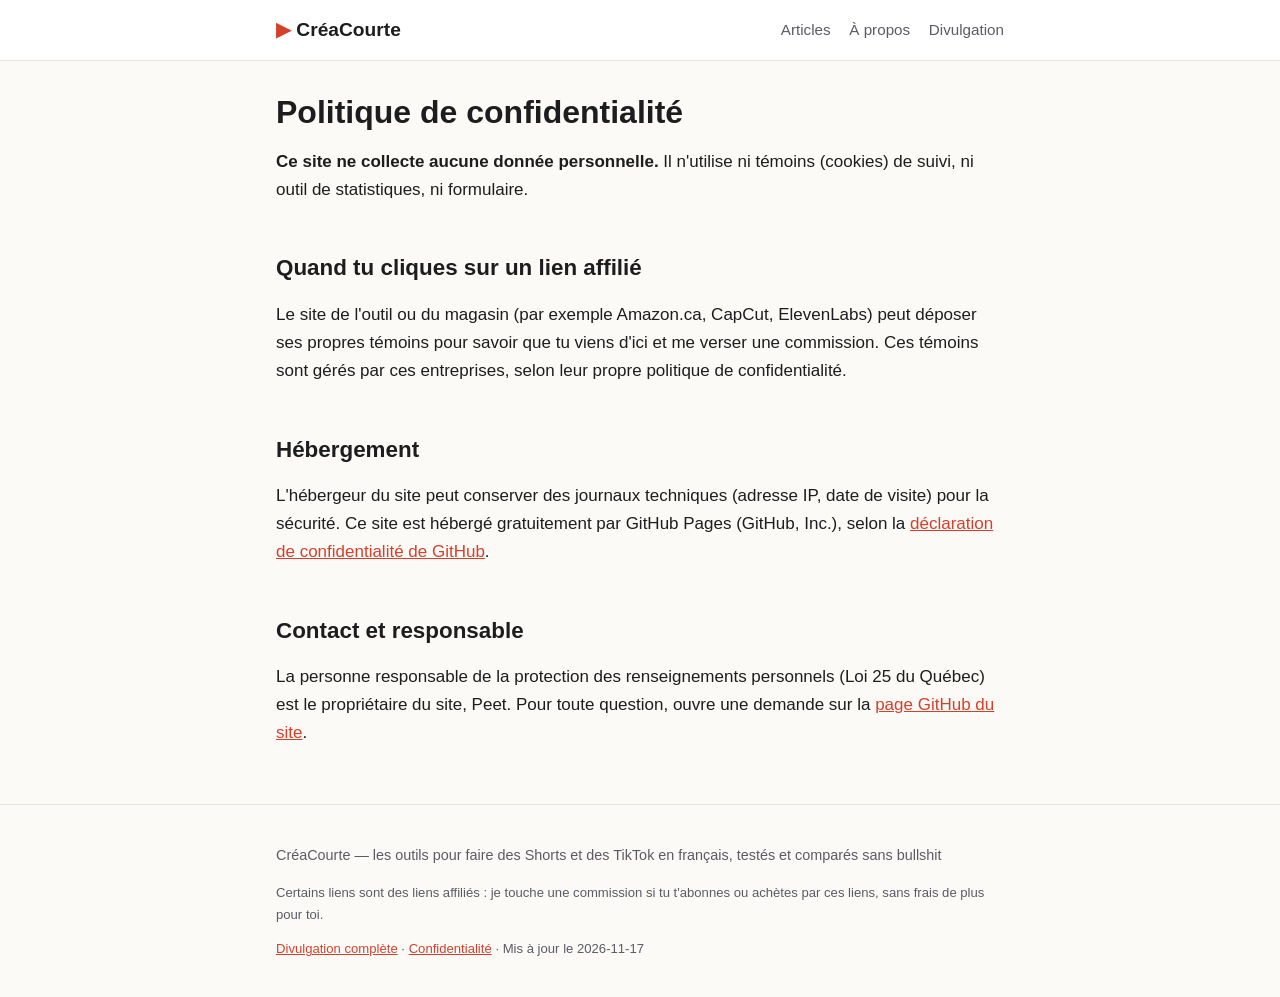
<file: confidentialite.html>
<!doctype html>
<html lang="fr-CA">
<head>
<meta charset="utf-8">
<meta name="viewport" content="width=device-width, initial-scale=1">
<title>Politique de confidentialité | CréaCourte</title>
<meta name="description" content="Quelles données CréaCourte collecte (aucune) et ce qui se passe quand tu cliques sur un lien affilié.">
<link rel="canonical" href="https://peet-peet.github.io/creacourte/confidentialite.html">
<meta property="og:title" content="Politique de confidentialité">
<meta property="og:description" content="Quelles données CréaCourte collecte (aucune) et ce qui se passe quand tu cliques sur un lien affilié.">
<meta property="og:type" content="article">
<meta property="og:locale" content="fr_CA">
<link rel="stylesheet" href="assets/style.css">
<script type="application/ld+json">{"@context": "https://schema.org", "@type": "WebPage", "headline": "Politique de confidentialité", "description": "Quelles données CréaCourte collecte (aucune) et ce qui se passe quand tu cliques sur un lien affilié.", "inLanguage": "fr-CA", "author": {"@type": "Person", "name": "Peet"}, "dateModified": "2026-11-17"}</script>
</head>
<body>
<header class="entete">
  <div class="conteneur entete-in">
    <a class="logo" href="index.html">CréaCourte</a>
    <nav>
      <a href="index.html">Articles</a>
      <a href="a-propos.html">À propos</a>
      <a href="divulgation.html">Divulgation</a>
    </nav>
  </div>
</header>
<main class="conteneur">

<article class="article">
<h1>Politique de confidentialité</h1>
<p><strong>Ce site ne collecte aucune donnée personnelle.</strong> Il n'utilise ni témoins (cookies) de suivi, ni outil de statistiques, ni formulaire.</p>
<h2>Quand tu cliques sur un lien affilié</h2>
<p>Le site de l'outil ou du magasin (par exemple Amazon.ca, CapCut, ElevenLabs) peut déposer ses propres témoins pour savoir que tu viens d'ici et me verser une commission. Ces témoins sont gérés par ces entreprises, selon leur propre politique de confidentialité.</p>
<h2>Hébergement</h2>
<p>L'hébergeur du site peut conserver des journaux techniques (adresse IP, date de visite) pour la sécurité. Ce site est hébergé gratuitement par GitHub Pages (GitHub, Inc.), selon la <a href="https://docs.github.com/fr/site-policy/privacy-policies/github-general-privacy-statement">déclaration de confidentialité de GitHub</a>.</p>
<h2>Contact et responsable</h2>
<p>La personne responsable de la protection des renseignements personnels (Loi 25 du Québec) est le propriétaire du site, Peet. Pour toute question, ouvre une demande sur la <a href="https://github.com/peet-peet/creacourte/issues">page GitHub du site</a>.</p>
</article>
</main>
<footer class="pied">
  <div class="conteneur">
    <p>CréaCourte — les outils pour faire des Shorts et des TikTok en français, testés et comparés sans bullshit</p>
    <p class="petit">Certains liens sont des liens affiliés : je touche une commission si tu t'abonnes ou achètes par ces liens, sans frais de plus pour toi. </p>
    <p class="petit"><a href="divulgation.html">Divulgation complète</a> · <a href="confidentialite.html">Confidentialité</a> · Mis à jour le 2026-11-17</p>
  </div>
</footer>
</body>
</html>
</file>
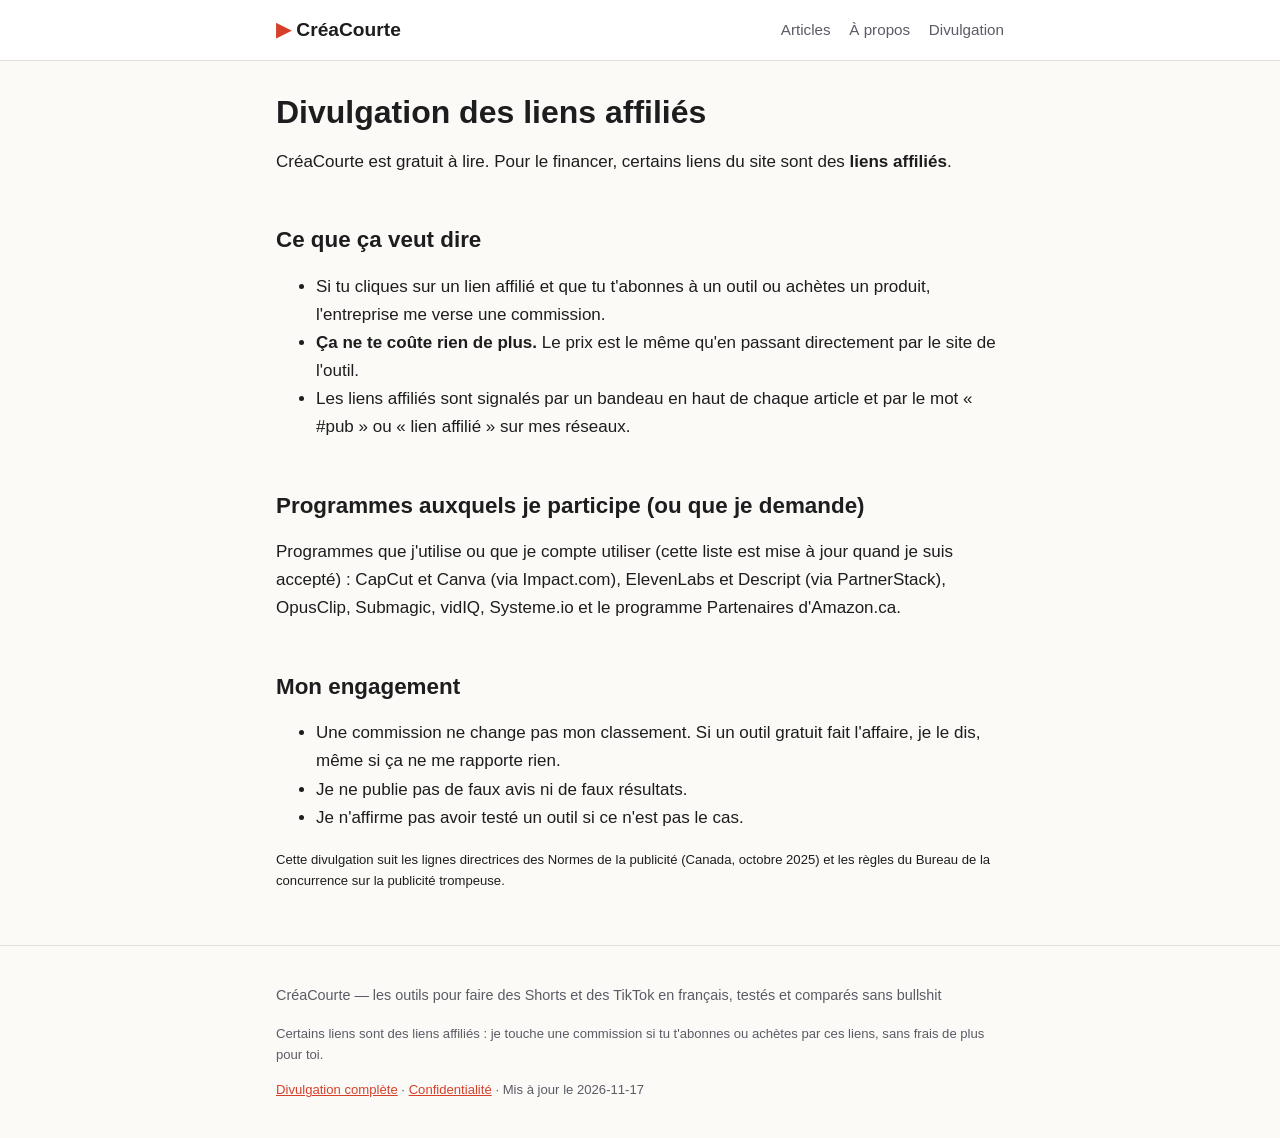
<file: divulgation.html>
<!doctype html>
<html lang="fr-CA">
<head>
<meta charset="utf-8">
<meta name="viewport" content="width=device-width, initial-scale=1">
<title>Divulgation des liens affiliés | CréaCourte</title>
<meta name="description" content="Comment CréaCourte est financé : liens affiliés, commissions et indépendance des avis.">
<link rel="canonical" href="https://peet-peet.github.io/creacourte/divulgation.html">
<meta property="og:title" content="Divulgation des liens affiliés">
<meta property="og:description" content="Comment CréaCourte est financé : liens affiliés, commissions et indépendance des avis.">
<meta property="og:type" content="article">
<meta property="og:locale" content="fr_CA">
<link rel="stylesheet" href="assets/style.css">
<script type="application/ld+json">{"@context": "https://schema.org", "@type": "WebPage", "headline": "Divulgation des liens affiliés", "description": "Comment CréaCourte est financé : liens affiliés, commissions et indépendance des avis.", "inLanguage": "fr-CA", "author": {"@type": "Person", "name": "Peet"}, "dateModified": "2026-11-17"}</script>
</head>
<body>
<header class="entete">
  <div class="conteneur entete-in">
    <a class="logo" href="index.html">CréaCourte</a>
    <nav>
      <a href="index.html">Articles</a>
      <a href="a-propos.html">À propos</a>
      <a href="divulgation.html">Divulgation</a>
    </nav>
  </div>
</header>
<main class="conteneur">

<article class="article">
<h1>Divulgation des liens affiliés</h1>
<p>CréaCourte est gratuit à lire. Pour le financer, certains liens du site sont des <strong>liens affiliés</strong>.</p>
<h2>Ce que ça veut dire</h2>
<ul>
<li>Si tu cliques sur un lien affilié et que tu t'abonnes à un outil ou achètes un produit, l'entreprise me verse une commission.</li>
<li><strong>Ça ne te coûte rien de plus.</strong> Le prix est le même qu'en passant directement par le site de l'outil.</li>
<li>Les liens affiliés sont signalés par un bandeau en haut de chaque article et par le mot « #pub » ou « lien affilié » sur mes réseaux.</li>
</ul>
<h2>Programmes auxquels je participe (ou que je demande)</h2>
<p>Programmes que j'utilise ou que je compte utiliser (cette liste est mise à jour quand je suis accepté) : CapCut et Canva (via Impact.com), ElevenLabs et Descript (via PartnerStack), OpusClip, Submagic, vidIQ, Systeme.io et le programme Partenaires d'Amazon.ca.</p>
<h2>Mon engagement</h2>
<ul>
<li>Une commission ne change pas mon classement. Si un outil gratuit fait l'affaire, je le dis, même si ça ne me rapporte rien.</li>
<li>Je ne publie pas de faux avis ni de faux résultats.</li>
<li>Je n'affirme pas avoir testé un outil si ce n'est pas le cas.</li>
</ul>
<p class="petit">Cette divulgation suit les lignes directrices des Normes de la publicité (Canada, octobre 2025) et les règles du Bureau de la concurrence sur la publicité trompeuse.</p>
</article>
</main>
<footer class="pied">
  <div class="conteneur">
    <p>CréaCourte — les outils pour faire des Shorts et des TikTok en français, testés et comparés sans bullshit</p>
    <p class="petit">Certains liens sont des liens affiliés : je touche une commission si tu t'abonnes ou achètes par ces liens, sans frais de plus pour toi. </p>
    <p class="petit"><a href="divulgation.html">Divulgation complète</a> · <a href="confidentialite.html">Confidentialité</a> · Mis à jour le 2026-11-17</p>
  </div>
</footer>
</body>
</html>
</file>
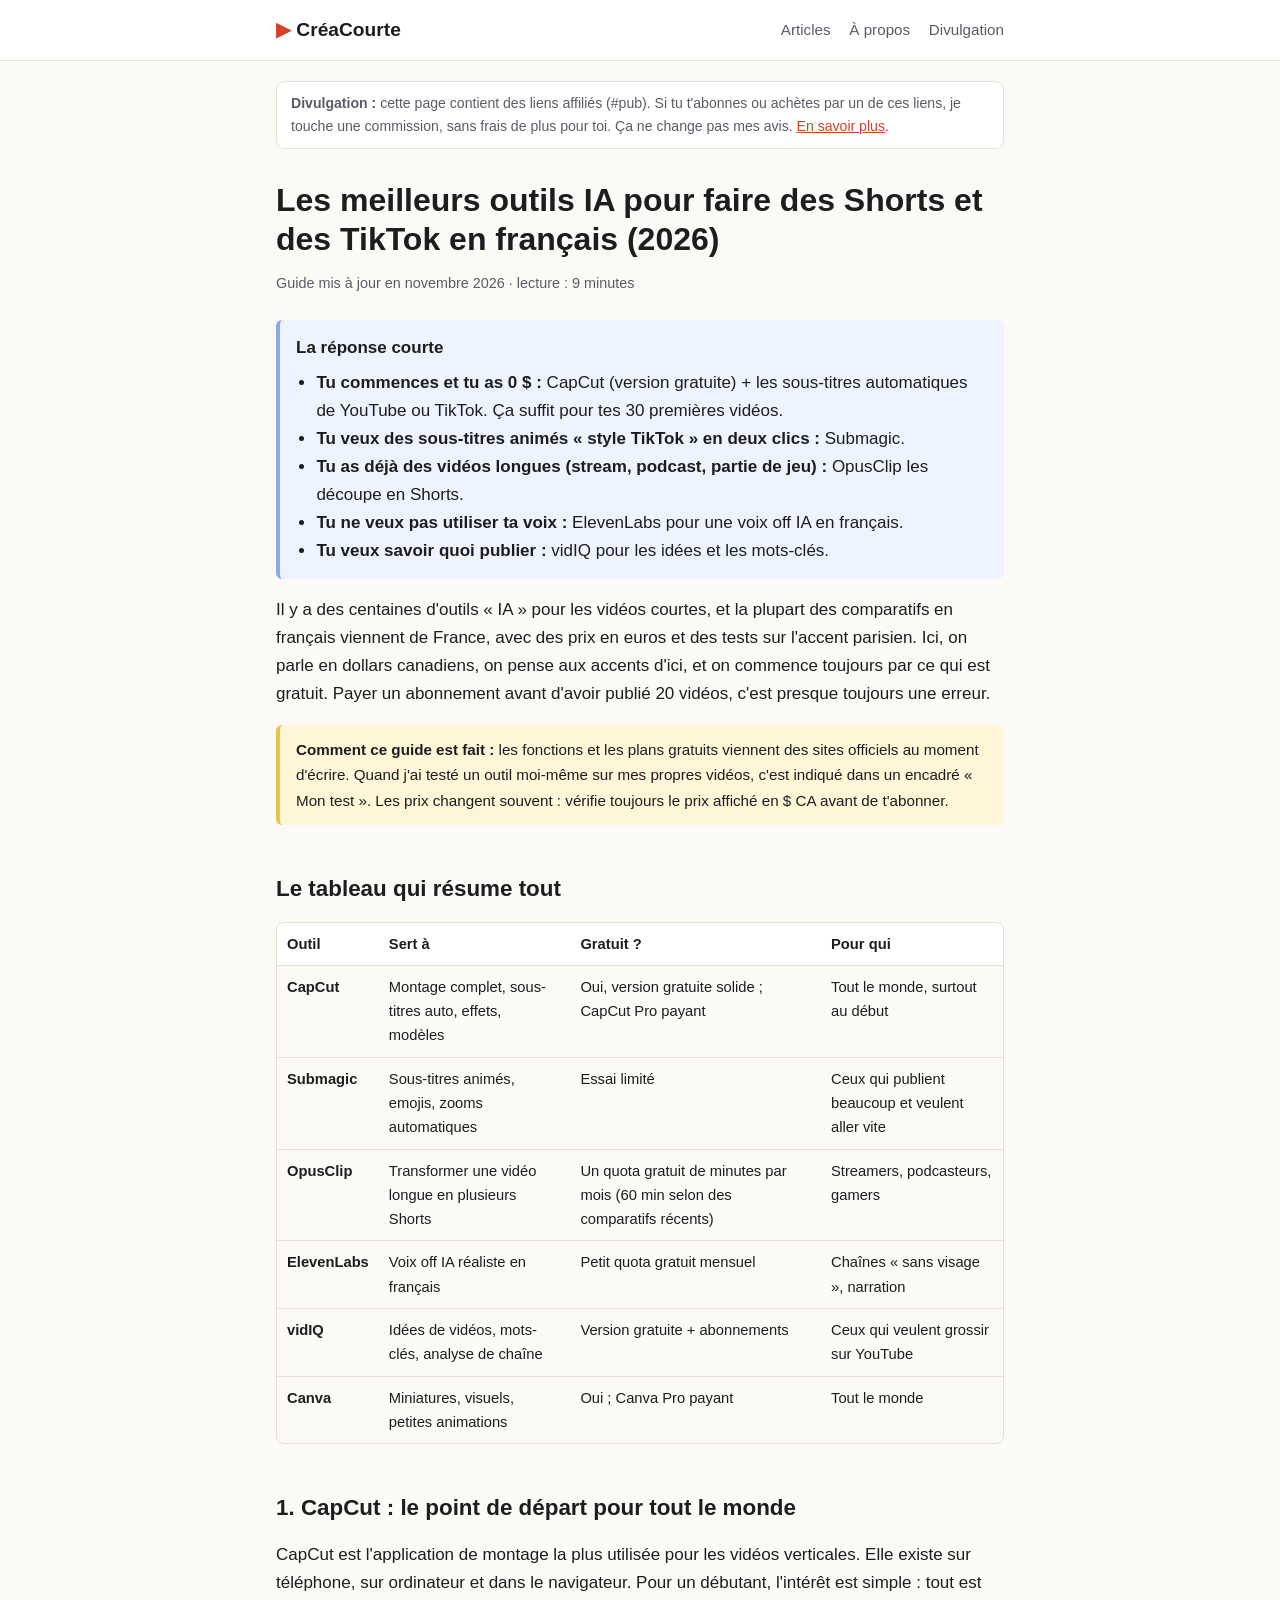
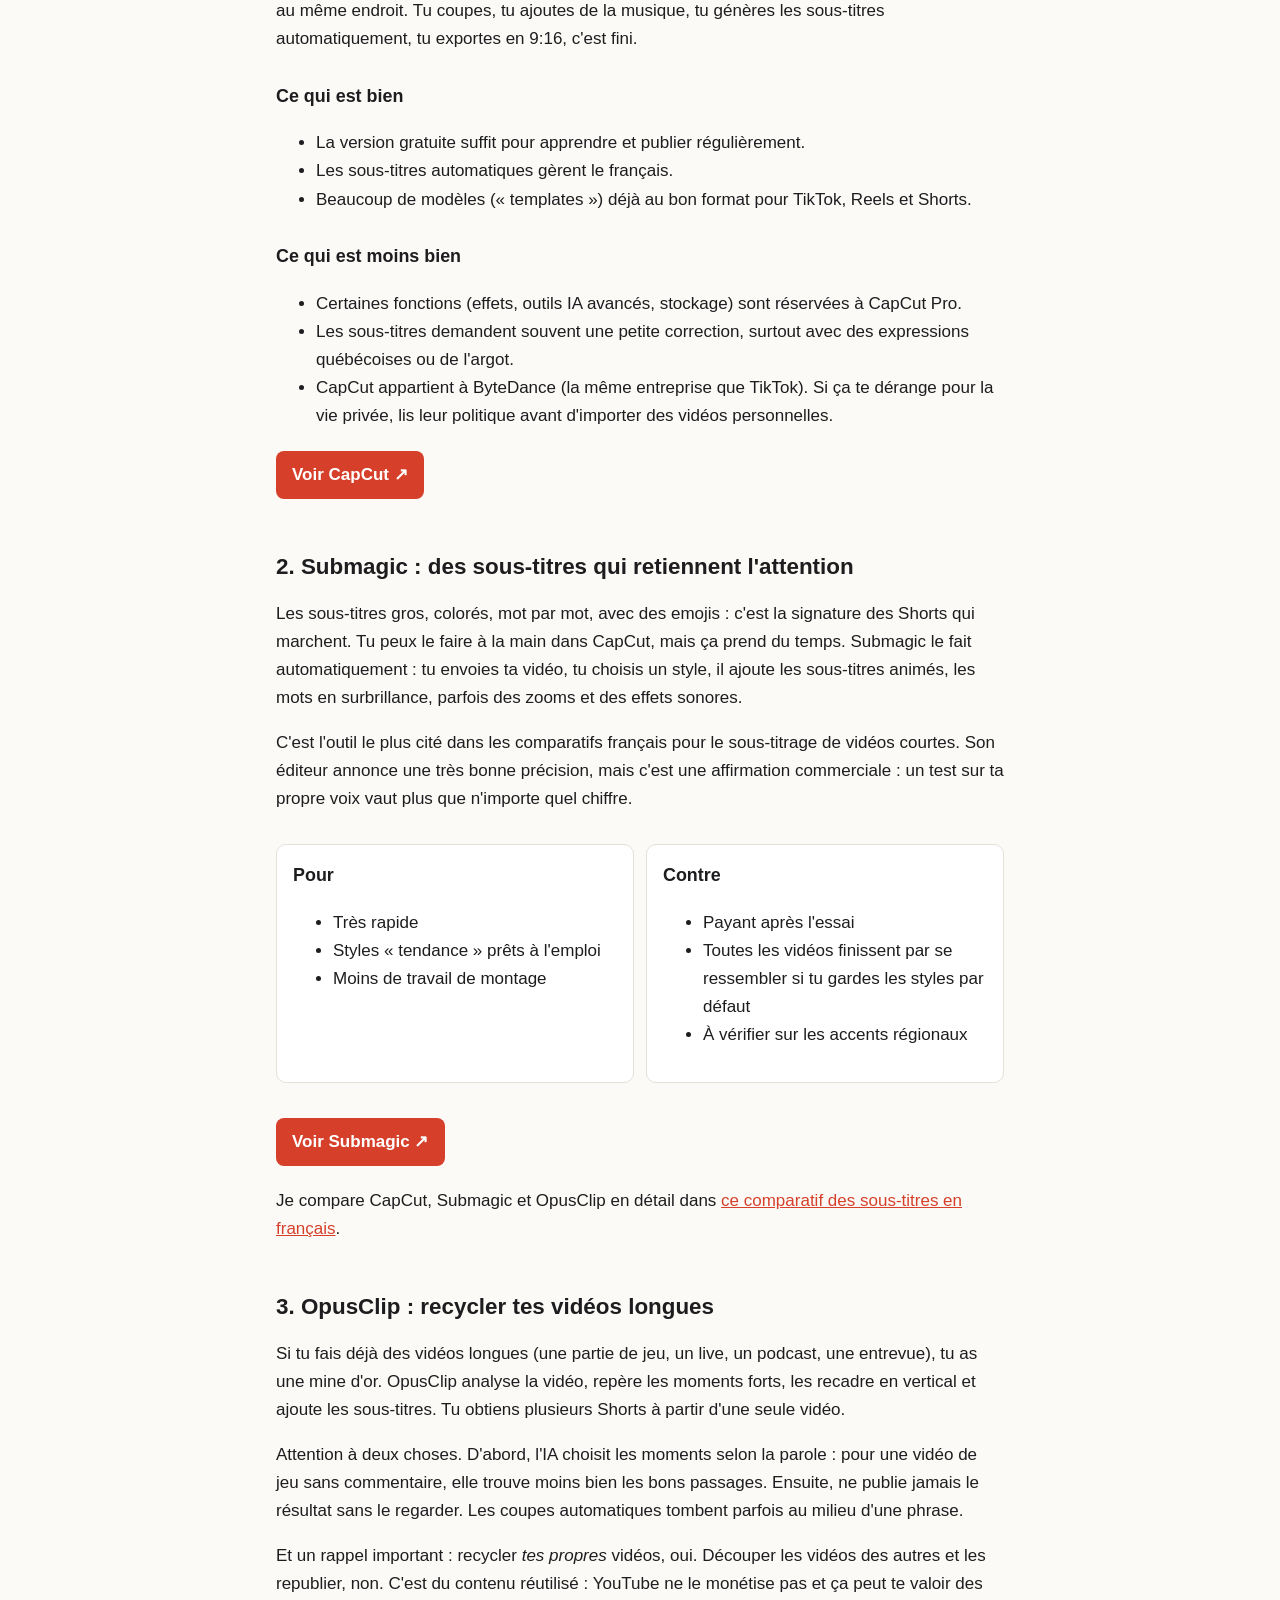
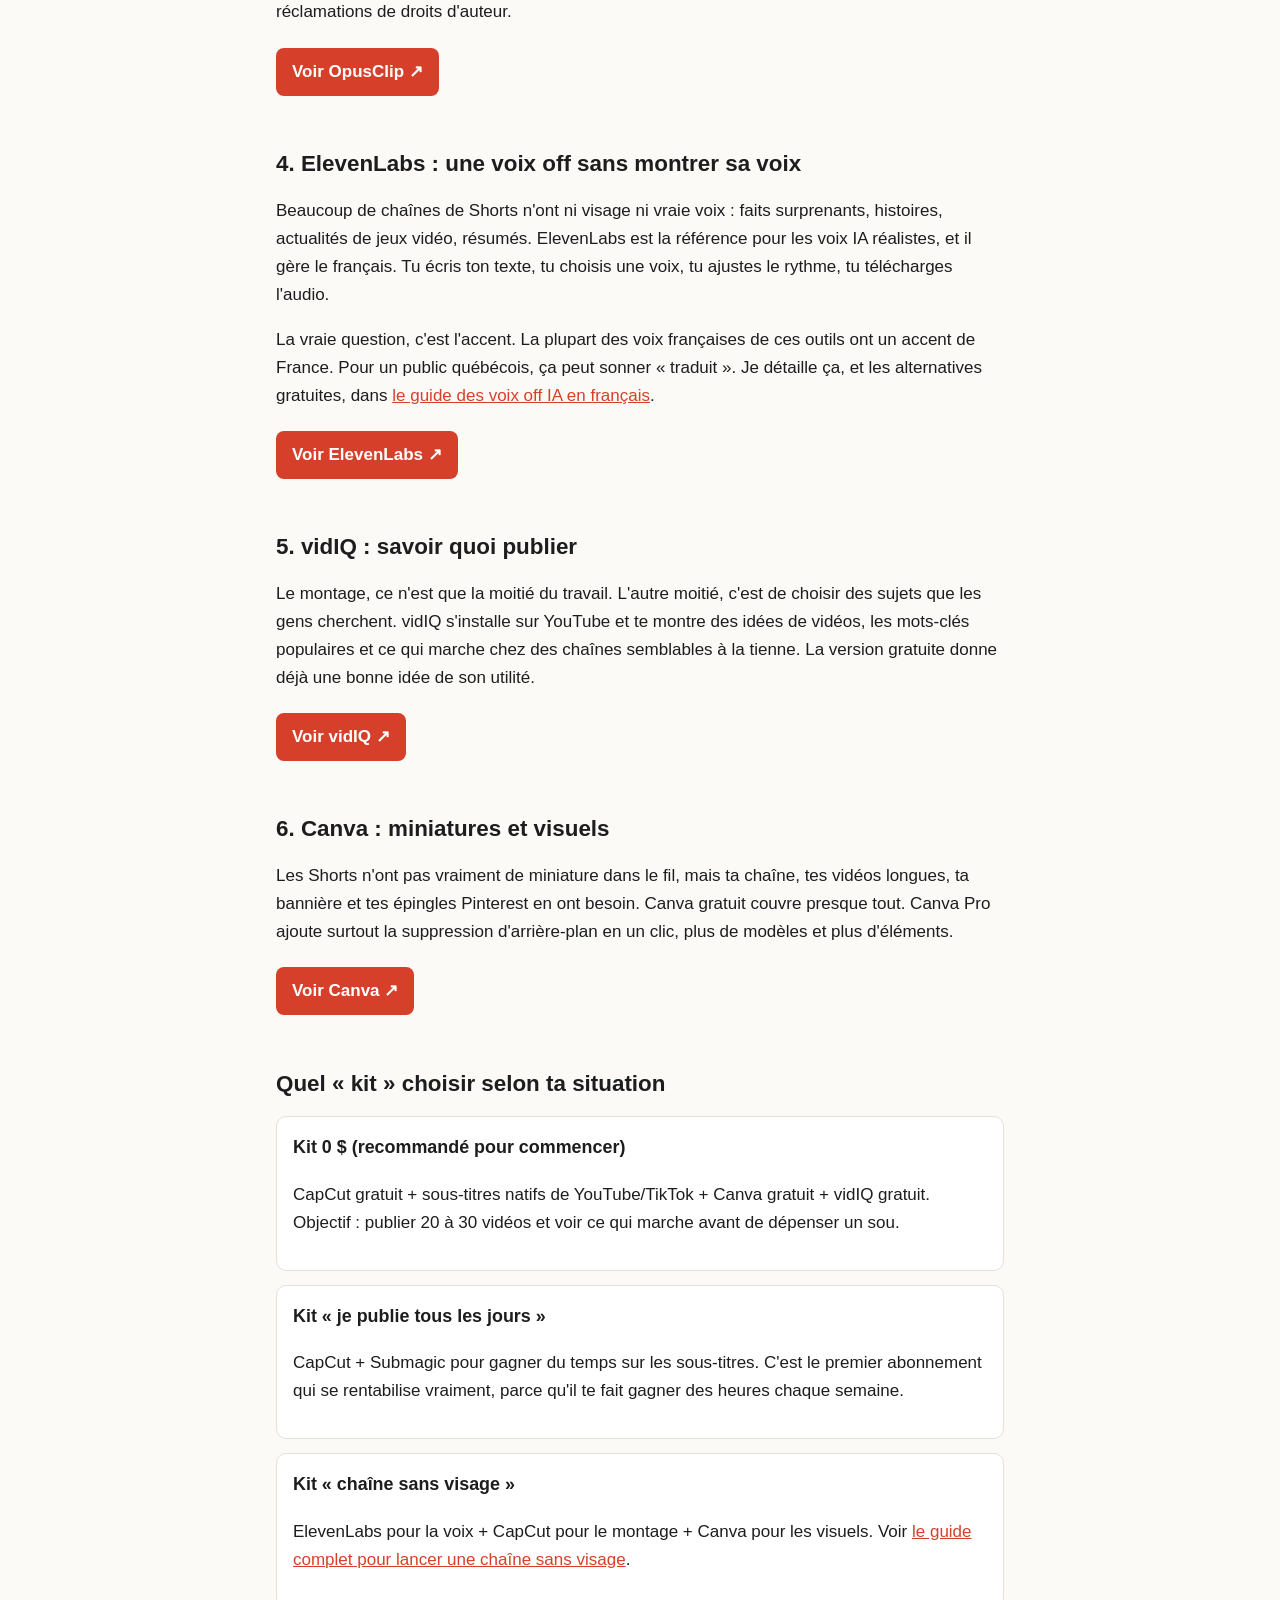
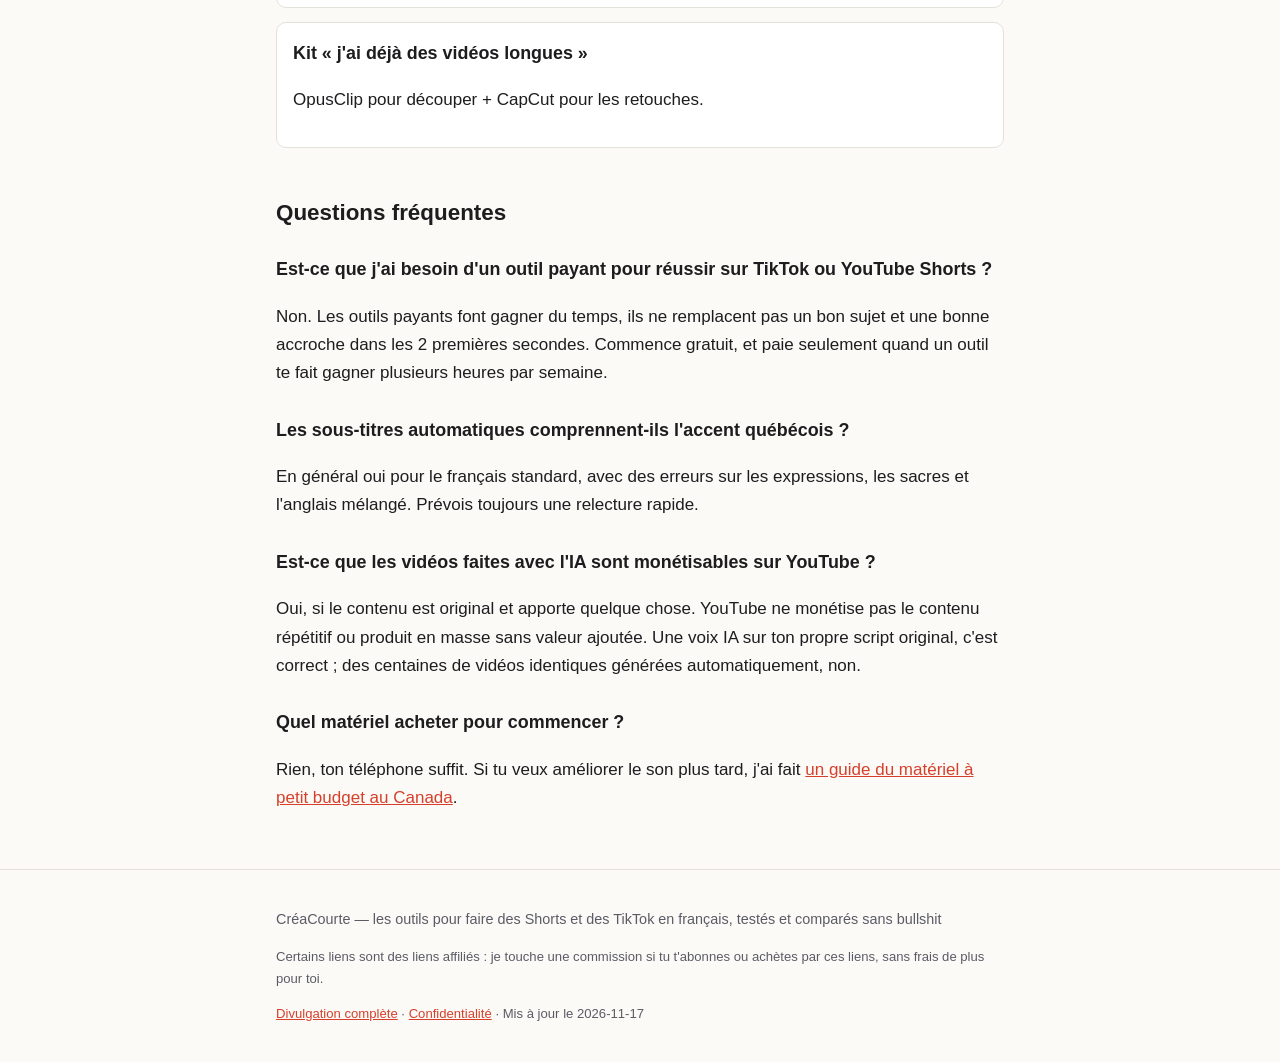
<file: meilleurs-outils-ia-shorts-tiktok.html>
<!doctype html>
<html lang="fr-CA">
<head>
<meta charset="utf-8">
<meta name="viewport" content="width=device-width, initial-scale=1">
<title>Les meilleurs outils IA pour faire des Shorts et des TikTok en français (2026) | CréaCourte</title>
<meta name="description" content="Comparatif honnête des outils pour monter, sous-titrer et doubler des vidéos courtes en français : CapCut, Submagic, OpusClip, ElevenLabs, vidIQ, Canva. Quoi prendre selon ton budget, en commençant par le gratuit.">
<link rel="canonical" href="https://peet-peet.github.io/creacourte/meilleurs-outils-ia-shorts-tiktok.html">
<meta property="og:title" content="Les meilleurs outils IA pour faire des Shorts et des TikTok en français (2026)">
<meta property="og:description" content="Comparatif honnête des outils pour monter, sous-titrer et doubler des vidéos courtes en français : CapCut, Submagic, OpusClip, ElevenLabs, vidIQ, Canva. Quoi prendre selon ton budget, en commençant par le gratuit.">
<meta property="og:type" content="article">
<meta property="og:locale" content="fr_CA">
<link rel="stylesheet" href="assets/style.css">
<script type="application/ld+json">{"@context": "https://schema.org", "@type": "Article", "headline": "Les meilleurs outils IA pour faire des Shorts et des TikTok en français (2026)", "description": "Comparatif honnête des outils pour monter, sous-titrer et doubler des vidéos courtes en français : CapCut, Submagic, OpusClip, ElevenLabs, vidIQ, Canva. Quoi prendre selon ton budget, en commençant par le gratuit.", "inLanguage": "fr-CA", "author": {"@type": "Person", "name": "Peet"}, "dateModified": "2026-11-17"}</script>
</head>
<body>
<header class="entete">
  <div class="conteneur entete-in">
    <a class="logo" href="index.html">CréaCourte</a>
    <nav>
      <a href="index.html">Articles</a>
      <a href="a-propos.html">À propos</a>
      <a href="divulgation.html">Divulgation</a>
    </nav>
  </div>
</header>
<main class="conteneur">
<p class="bandeau"><strong>Divulgation :</strong> cette page contient des liens affiliés (#pub). Si tu t'abonnes ou achètes par un de ces liens, je touche une commission, sans frais de plus pour toi. Ça ne change pas mes avis. <a href="divulgation.html">En savoir plus</a>.</p>
<article class="article">
<h1>Les meilleurs outils IA pour faire des Shorts et des TikTok en français (2026)</h1>
<p class="meta">Guide mis à jour en novembre 2026 · lecture : 9 minutes</p>

<div class="resume">
<strong>La réponse courte</strong>
<ul>
<li><strong>Tu commences et tu as 0 $ :</strong> CapCut (version gratuite) + les sous-titres automatiques de YouTube ou TikTok. Ça suffit pour tes 30 premières vidéos.</li>
<li><strong>Tu veux des sous-titres animés « style TikTok » en deux clics :</strong> Submagic.</li>
<li><strong>Tu as déjà des vidéos longues (stream, podcast, partie de jeu) :</strong> OpusClip les découpe en Shorts.</li>
<li><strong>Tu ne veux pas utiliser ta voix :</strong> ElevenLabs pour une voix off IA en français.</li>
<li><strong>Tu veux savoir quoi publier :</strong> vidIQ pour les idées et les mots-clés.</li>
</ul>
</div>

<p>Il y a des centaines d'outils « IA » pour les vidéos courtes, et la plupart des comparatifs en français viennent de France, avec des prix en euros et des tests sur l'accent parisien. Ici, on parle en dollars canadiens, on pense aux accents d'ici, et on commence toujours par ce qui est gratuit. Payer un abonnement avant d'avoir publié 20 vidéos, c'est presque toujours une erreur.</p>

<div class="note"><strong>Comment ce guide est fait :</strong> les fonctions et les plans gratuits viennent des sites officiels au moment d'écrire. Quand j'ai testé un outil moi-même sur mes propres vidéos, c'est indiqué dans un encadré « Mon test ». Les prix changent souvent : vérifie toujours le prix affiché en $ CA avant de t'abonner.</div>

<h2>Le tableau qui résume tout</h2>
<div class="table-wrap">
<table>
<tr><th>Outil</th><th>Sert à</th><th>Gratuit ?</th><th>Pour qui</th></tr>
<tr><td><strong>CapCut</strong></td><td>Montage complet, sous-titres auto, effets, modèles</td><td>Oui, version gratuite solide ; CapCut Pro payant</td><td>Tout le monde, surtout au début</td></tr>
<tr><td><strong>Submagic</strong></td><td>Sous-titres animés, emojis, zooms automatiques</td><td>Essai limité</td><td>Ceux qui publient beaucoup et veulent aller vite</td></tr>
<tr><td><strong>OpusClip</strong></td><td>Transformer une vidéo longue en plusieurs Shorts</td><td>Un quota gratuit de minutes par mois (60 min selon des comparatifs récents)</td><td>Streamers, podcasteurs, gamers</td></tr>
<tr><td><strong>ElevenLabs</strong></td><td>Voix off IA réaliste en français</td><td>Petit quota gratuit mensuel</td><td>Chaînes « sans visage », narration</td></tr>
<tr><td><strong>vidIQ</strong></td><td>Idées de vidéos, mots-clés, analyse de chaîne</td><td>Version gratuite + abonnements</td><td>Ceux qui veulent grossir sur YouTube</td></tr>
<tr><td><strong>Canva</strong></td><td>Miniatures, visuels, petites animations</td><td>Oui ; Canva Pro payant</td><td>Tout le monde</td></tr>
</table>
</div>

<h2>1. CapCut : le point de départ pour tout le monde</h2>
<p>CapCut est l'application de montage la plus utilisée pour les vidéos verticales. Elle existe sur téléphone, sur ordinateur et dans le navigateur. Pour un débutant, l'intérêt est simple : tout est au même endroit. Tu coupes, tu ajoutes de la musique, tu génères les sous-titres automatiquement, tu exportes en 9:16, c'est fini.</p>
<h3>Ce qui est bien</h3>
<ul>
<li>La version gratuite suffit pour apprendre et publier régulièrement.</li>
<li>Les sous-titres automatiques gèrent le français.</li>
<li>Beaucoup de modèles (« templates ») déjà au bon format pour TikTok, Reels et Shorts.</li>
</ul>
<h3>Ce qui est moins bien</h3>
<ul>
<li>Certaines fonctions (effets, outils IA avancés, stockage) sont réservées à CapCut Pro.</li>
<li>Les sous-titres demandent souvent une petite correction, surtout avec des expressions québécoises ou de l'argot.</li>
<li>CapCut appartient à ByteDance (la même entreprise que TikTok). Si ça te dérange pour la vie privée, lis leur politique avant d'importer des vidéos personnelles.</li>
</ul>

<p><a class="btn" href="https://www.capcut.com/fr-fr" rel="sponsored nofollow noopener" target="_blank">Voir CapCut</a></p>

<h2>2. Submagic : des sous-titres qui retiennent l'attention</h2>
<p>Les sous-titres gros, colorés, mot par mot, avec des emojis : c'est la signature des Shorts qui marchent. Tu peux le faire à la main dans CapCut, mais ça prend du temps. Submagic le fait automatiquement : tu envoies ta vidéo, tu choisis un style, il ajoute les sous-titres animés, les mots en surbrillance, parfois des zooms et des effets sonores.</p>
<p>C'est l'outil le plus cité dans les comparatifs français pour le sous-titrage de vidéos courtes. Son éditeur annonce une très bonne précision, mais c'est une affirmation commerciale : un test sur ta propre voix vaut plus que n'importe quel chiffre.</p>
<div class="pour-contre">
<div class="carte"><h3>Pour</h3><ul><li>Très rapide</li><li>Styles « tendance » prêts à l'emploi</li><li>Moins de travail de montage</li></ul></div>
<div class="carte"><h3>Contre</h3><ul><li>Payant après l'essai</li><li>Toutes les vidéos finissent par se ressembler si tu gardes les styles par défaut</li><li>À vérifier sur les accents régionaux</li></ul></div>
</div>

<p><a class="btn" href="https://www.submagic.co/fr" rel="sponsored nofollow noopener" target="_blank">Voir Submagic</a></p>
<p>Je compare CapCut, Submagic et OpusClip en détail dans <a href="capcut-vs-submagic-vs-opusclip.html">ce comparatif des sous-titres en français</a>.</p>

<h2>3. OpusClip : recycler tes vidéos longues</h2>
<p>Si tu fais déjà des vidéos longues (une partie de jeu, un live, un podcast, une entrevue), tu as une mine d'or. OpusClip analyse la vidéo, repère les moments forts, les recadre en vertical et ajoute les sous-titres. Tu obtiens plusieurs Shorts à partir d'une seule vidéo.</p>
<p>Attention à deux choses. D'abord, l'IA choisit les moments selon la parole : pour une vidéo de jeu sans commentaire, elle trouve moins bien les bons passages. Ensuite, ne publie jamais le résultat sans le regarder. Les coupes automatiques tombent parfois au milieu d'une phrase.</p>
<p>Et un rappel important : recycler <em>tes propres</em> vidéos, oui. Découper les vidéos des autres et les republier, non. C'est du contenu réutilisé : YouTube ne le monétise pas et ça peut te valoir des réclamations de droits d'auteur.</p>

<p><a class="btn" href="https://www.opus.pro/" rel="sponsored nofollow noopener" target="_blank">Voir OpusClip</a></p>

<h2>4. ElevenLabs : une voix off sans montrer sa voix</h2>
<p>Beaucoup de chaînes de Shorts n'ont ni visage ni vraie voix : faits surprenants, histoires, actualités de jeux vidéo, résumés. ElevenLabs est la référence pour les voix IA réalistes, et il gère le français. Tu écris ton texte, tu choisis une voix, tu ajustes le rythme, tu télécharges l'audio.</p>
<p>La vraie question, c'est l'accent. La plupart des voix françaises de ces outils ont un accent de France. Pour un public québécois, ça peut sonner « traduit ». Je détaille ça, et les alternatives gratuites, dans <a href="voix-off-ia-francais.html">le guide des voix off IA en français</a>.</p>
<p><a class="btn" href="https://elevenlabs.io/fr" rel="sponsored nofollow noopener" target="_blank">Voir ElevenLabs</a></p>

<h2>5. vidIQ : savoir quoi publier</h2>
<p>Le montage, ce n'est que la moitié du travail. L'autre moitié, c'est de choisir des sujets que les gens cherchent. vidIQ s'installe sur YouTube et te montre des idées de vidéos, les mots-clés populaires et ce qui marche chez des chaînes semblables à la tienne. La version gratuite donne déjà une bonne idée de son utilité.</p>
<p><a class="btn" href="https://vidiq.com/fr/" rel="sponsored nofollow noopener" target="_blank">Voir vidIQ</a></p>

<h2>6. Canva : miniatures et visuels</h2>
<p>Les Shorts n'ont pas vraiment de miniature dans le fil, mais ta chaîne, tes vidéos longues, ta bannière et tes épingles Pinterest en ont besoin. Canva gratuit couvre presque tout. Canva Pro ajoute surtout la suppression d'arrière-plan en un clic, plus de modèles et plus d'éléments.</p>
<p><a class="btn" href="https://www.canva.com/fr_ca/" rel="sponsored nofollow noopener" target="_blank">Voir Canva</a></p>

<h2>Quel « kit » choisir selon ta situation</h2>
<div class="carte"><h3>Kit 0 $ (recommandé pour commencer)</h3><p>CapCut gratuit + sous-titres natifs de YouTube/TikTok + Canva gratuit + vidIQ gratuit. Objectif : publier 20 à 30 vidéos et voir ce qui marche avant de dépenser un sou.</p></div>
<div class="carte"><h3>Kit « je publie tous les jours »</h3><p>CapCut + Submagic pour gagner du temps sur les sous-titres. C'est le premier abonnement qui se rentabilise vraiment, parce qu'il te fait gagner des heures chaque semaine.</p></div>
<div class="carte"><h3>Kit « chaîne sans visage »</h3><p>ElevenLabs pour la voix + CapCut pour le montage + Canva pour les visuels. Voir <a href="chaine-shorts-sans-visage.html">le guide complet pour lancer une chaîne sans visage</a>.</p></div>
<div class="carte"><h3>Kit « j'ai déjà des vidéos longues »</h3><p>OpusClip pour découper + CapCut pour les retouches.</p></div>

<h2>Questions fréquentes</h2>
<h3>Est-ce que j'ai besoin d'un outil payant pour réussir sur TikTok ou YouTube Shorts ?</h3>
<p>Non. Les outils payants font gagner du temps, ils ne remplacent pas un bon sujet et une bonne accroche dans les 2 premières secondes. Commence gratuit, et paie seulement quand un outil te fait gagner plusieurs heures par semaine.</p>
<h3>Les sous-titres automatiques comprennent-ils l'accent québécois ?</h3>
<p>En général oui pour le français standard, avec des erreurs sur les expressions, les sacres et l'anglais mélangé. Prévois toujours une relecture rapide.</p>
<h3>Est-ce que les vidéos faites avec l'IA sont monétisables sur YouTube ?</h3>
<p>Oui, si le contenu est original et apporte quelque chose. YouTube ne monétise pas le contenu répétitif ou produit en masse sans valeur ajoutée. Une voix IA sur ton propre script original, c'est correct ; des centaines de vidéos identiques générées automatiquement, non.</p>
<h3>Quel matériel acheter pour commencer ?</h3>
<p>Rien, ton téléphone suffit. Si tu veux améliorer le son plus tard, j'ai fait <a href="setup-createur-petit-budget.html">un guide du matériel à petit budget au Canada</a>.</p>
</article>
</main>
<footer class="pied">
  <div class="conteneur">
    <p>CréaCourte — les outils pour faire des Shorts et des TikTok en français, testés et comparés sans bullshit</p>
    <p class="petit">Certains liens sont des liens affiliés : je touche une commission si tu t'abonnes ou achètes par ces liens, sans frais de plus pour toi. </p>
    <p class="petit"><a href="divulgation.html">Divulgation complète</a> · <a href="confidentialite.html">Confidentialité</a> · Mis à jour le 2026-11-17</p>
  </div>
</footer>
</body>
</html>
</file>
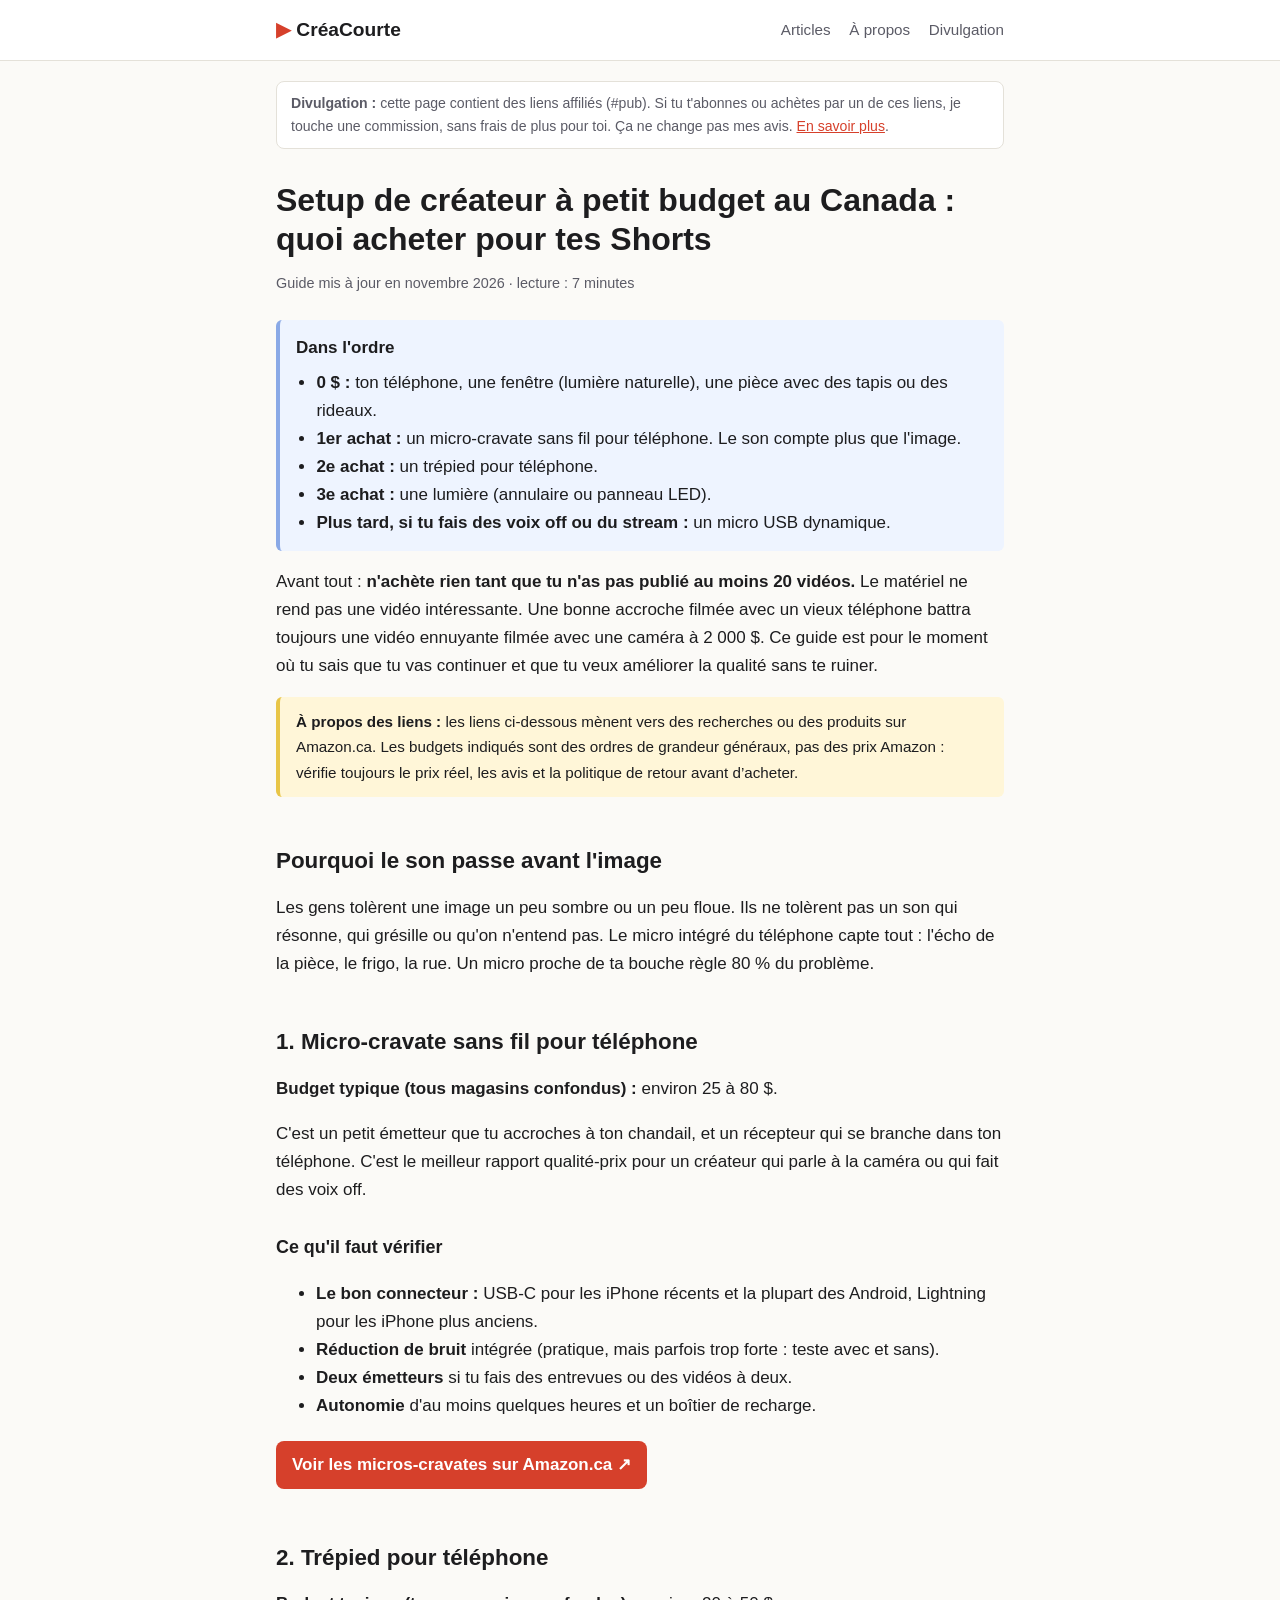
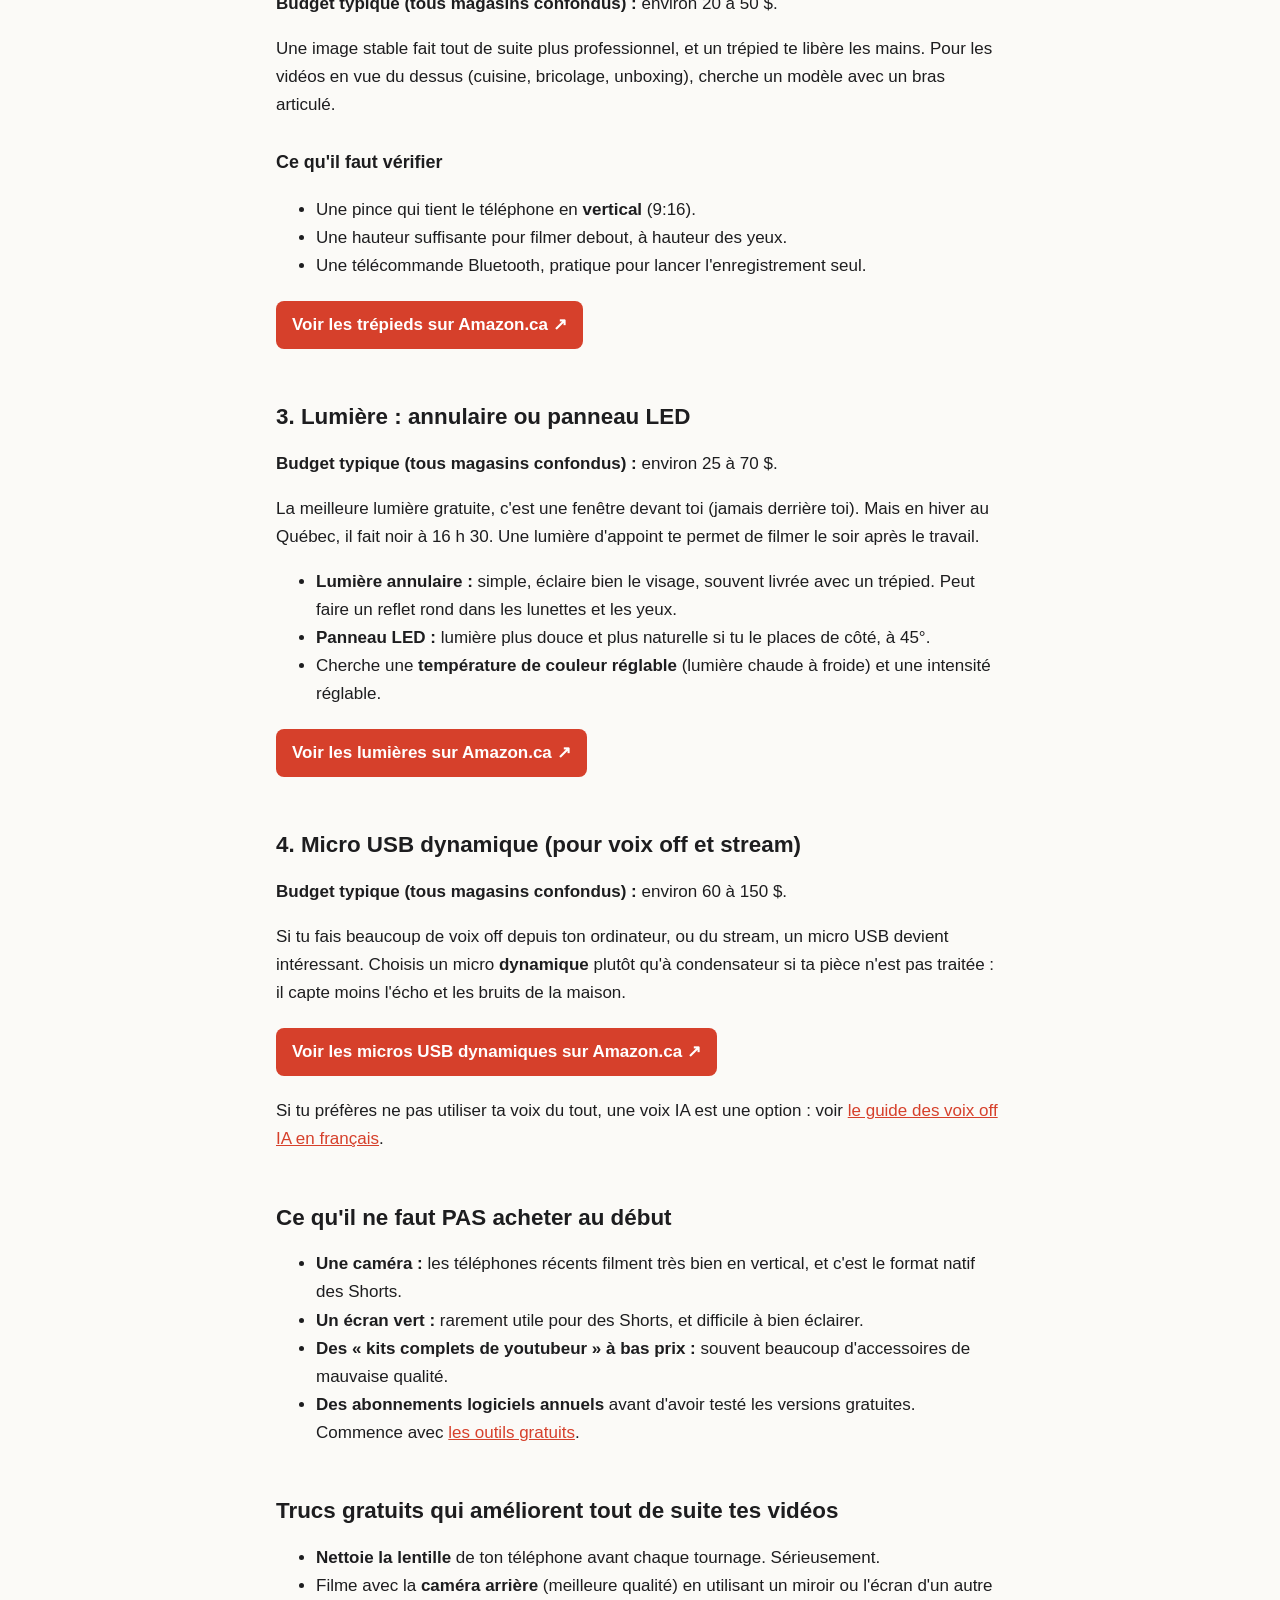
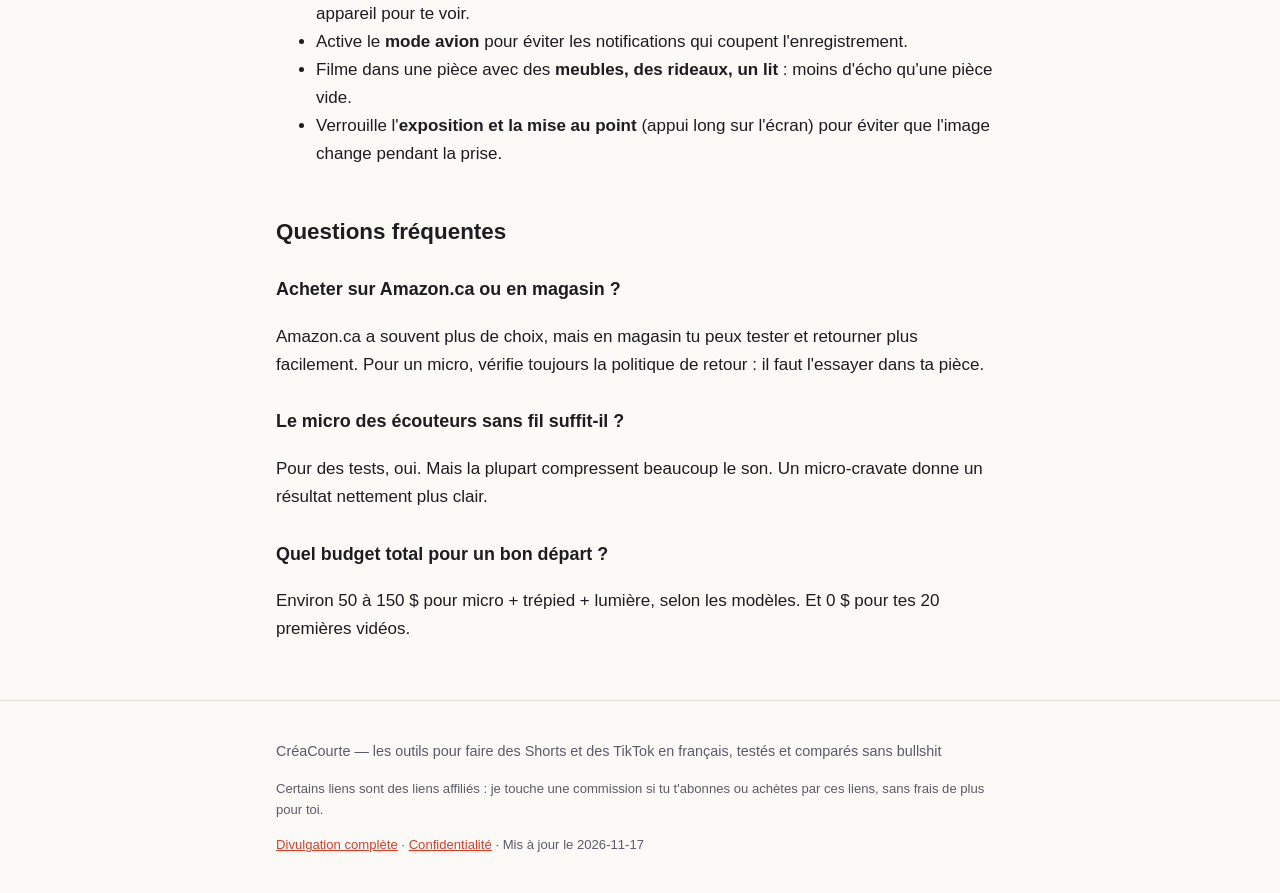
<file: setup-createur-petit-budget.html>
<!doctype html>
<html lang="fr-CA">
<head>
<meta charset="utf-8">
<meta name="viewport" content="width=device-width, initial-scale=1">
<title>Setup de créateur à petit budget au Canada : quoi acheter (et quoi ne pas acheter) pour tes Shorts | CréaCourte</title>
<meta name="description" content="Le matériel qui améliore vraiment tes vidéos courtes, dans l&#x27;ordre : son, lumière, stabilité. Ce qu&#x27;il faut regarder sur Amazon.ca, les pièges, et pourquoi ton téléphone suffit pour commencer.">
<link rel="canonical" href="https://peet-peet.github.io/creacourte/setup-createur-petit-budget.html">
<meta property="og:title" content="Setup de créateur à petit budget au Canada : quoi acheter (et quoi ne pas acheter) pour tes Shorts">
<meta property="og:description" content="Le matériel qui améliore vraiment tes vidéos courtes, dans l&#x27;ordre : son, lumière, stabilité. Ce qu&#x27;il faut regarder sur Amazon.ca, les pièges, et pourquoi ton téléphone suffit pour commencer.">
<meta property="og:type" content="article">
<meta property="og:locale" content="fr_CA">
<link rel="stylesheet" href="assets/style.css">
<script type="application/ld+json">{"@context": "https://schema.org", "@type": "Article", "headline": "Setup de créateur à petit budget au Canada : quoi acheter (et quoi ne pas acheter) pour tes Shorts", "description": "Le matériel qui améliore vraiment tes vidéos courtes, dans l'ordre : son, lumière, stabilité. Ce qu'il faut regarder sur Amazon.ca, les pièges, et pourquoi ton téléphone suffit pour commencer.", "inLanguage": "fr-CA", "author": {"@type": "Person", "name": "Peet"}, "dateModified": "2026-11-17"}</script>
</head>
<body>
<header class="entete">
  <div class="conteneur entete-in">
    <a class="logo" href="index.html">CréaCourte</a>
    <nav>
      <a href="index.html">Articles</a>
      <a href="a-propos.html">À propos</a>
      <a href="divulgation.html">Divulgation</a>
    </nav>
  </div>
</header>
<main class="conteneur">
<p class="bandeau"><strong>Divulgation :</strong> cette page contient des liens affiliés (#pub). Si tu t'abonnes ou achètes par un de ces liens, je touche une commission, sans frais de plus pour toi. Ça ne change pas mes avis. <a href="divulgation.html">En savoir plus</a>. </p>
<article class="article">
<h1>Setup de créateur à petit budget au Canada : quoi acheter pour tes Shorts</h1>
<p class="meta">Guide mis à jour en novembre 2026 · lecture : 7 minutes</p>

<div class="resume">
<strong>Dans l'ordre</strong>
<ul>
<li><strong>0 $ :</strong> ton téléphone, une fenêtre (lumière naturelle), une pièce avec des tapis ou des rideaux.</li>
<li><strong>1er achat :</strong> un micro-cravate sans fil pour téléphone. Le son compte plus que l'image.</li>
<li><strong>2e achat :</strong> un trépied pour téléphone.</li>
<li><strong>3e achat :</strong> une lumière (annulaire ou panneau LED).</li>
<li><strong>Plus tard, si tu fais des voix off ou du stream :</strong> un micro USB dynamique.</li>
</ul>
</div>

<p>Avant tout : <strong>n'achète rien tant que tu n'as pas publié au moins 20 vidéos.</strong> Le matériel ne rend pas une vidéo intéressante. Une bonne accroche filmée avec un vieux téléphone battra toujours une vidéo ennuyante filmée avec une caméra à 2 000 $. Ce guide est pour le moment où tu sais que tu vas continuer et que tu veux améliorer la qualité sans te ruiner.</p>

<div class="note"><strong>À propos des liens :</strong> les liens ci-dessous mènent vers des recherches ou des produits sur Amazon.ca. Les budgets indiqués sont des ordres de grandeur généraux, pas des prix Amazon : vérifie toujours le prix réel, les avis et la politique de retour avant d’acheter.</div>

<h2>Pourquoi le son passe avant l'image</h2>
<p>Les gens tolèrent une image un peu sombre ou un peu floue. Ils ne tolèrent pas un son qui résonne, qui grésille ou qu'on n'entend pas. Le micro intégré du téléphone capte tout : l'écho de la pièce, le frigo, la rue. Un micro proche de ta bouche règle 80 % du problème.</p>

<h2>1. Micro-cravate sans fil pour téléphone</h2>
<p><strong>Budget typique (tous magasins confondus) :</strong> environ 25 à 80 $.</p>
<p>C'est un petit émetteur que tu accroches à ton chandail, et un récepteur qui se branche dans ton téléphone. C'est le meilleur rapport qualité-prix pour un créateur qui parle à la caméra ou qui fait des voix off.</p>
<h3>Ce qu'il faut vérifier</h3>
<ul>
<li><strong>Le bon connecteur :</strong> USB-C pour les iPhone récents et la plupart des Android, Lightning pour les iPhone plus anciens.</li>
<li><strong>Réduction de bruit</strong> intégrée (pratique, mais parfois trop forte : teste avec et sans).</li>
<li><strong>Deux émetteurs</strong> si tu fais des entrevues ou des vidéos à deux.</li>
<li><strong>Autonomie</strong> d'au moins quelques heures et un boîtier de recharge.</li>
</ul>
<p><a class="btn" href="https://www.amazon.ca/s?k=micro+cravate+sans+fil+telephone" rel="sponsored nofollow noopener" target="_blank">Voir les micros-cravates sur Amazon.ca</a></p>

<h2>2. Trépied pour téléphone</h2>
<p><strong>Budget typique (tous magasins confondus) :</strong> environ 20 à 50 $.</p>
<p>Une image stable fait tout de suite plus professionnel, et un trépied te libère les mains. Pour les vidéos en vue du dessus (cuisine, bricolage, unboxing), cherche un modèle avec un bras articulé.</p>
<h3>Ce qu'il faut vérifier</h3>
<ul>
<li>Une pince qui tient le téléphone en <strong>vertical</strong> (9:16).</li>
<li>Une hauteur suffisante pour filmer debout, à hauteur des yeux.</li>
<li>Une télécommande Bluetooth, pratique pour lancer l'enregistrement seul.</li>
</ul>
<p><a class="btn" href="https://www.amazon.ca/s?k=trepied+telephone" rel="sponsored nofollow noopener" target="_blank">Voir les trépieds sur Amazon.ca</a></p>

<h2>3. Lumière : annulaire ou panneau LED</h2>
<p><strong>Budget typique (tous magasins confondus) :</strong> environ 25 à 70 $.</p>
<p>La meilleure lumière gratuite, c'est une fenêtre devant toi (jamais derrière toi). Mais en hiver au Québec, il fait noir à 16 h 30. Une lumière d'appoint te permet de filmer le soir après le travail.</p>
<ul>
<li><strong>Lumière annulaire :</strong> simple, éclaire bien le visage, souvent livrée avec un trépied. Peut faire un reflet rond dans les lunettes et les yeux.</li>
<li><strong>Panneau LED :</strong> lumière plus douce et plus naturelle si tu le places de côté, à 45°.</li>
<li>Cherche une <strong>température de couleur réglable</strong> (lumière chaude à froide) et une intensité réglable.</li>
</ul>
<p><a class="btn" href="https://www.amazon.ca/s?k=lampe+annulaire+trepied" rel="sponsored nofollow noopener" target="_blank">Voir les lumières sur Amazon.ca</a></p>

<h2>4. Micro USB dynamique (pour voix off et stream)</h2>
<p><strong>Budget typique (tous magasins confondus) :</strong> environ 60 à 150 $.</p>
<p>Si tu fais beaucoup de voix off depuis ton ordinateur, ou du stream, un micro USB devient intéressant. Choisis un micro <strong>dynamique</strong> plutôt qu'à condensateur si ta pièce n'est pas traitée : il capte moins l'écho et les bruits de la maison.</p>
<p><a class="btn" href="https://www.amazon.ca/s?k=microphone+usb+dynamique" rel="sponsored nofollow noopener" target="_blank">Voir les micros USB dynamiques sur Amazon.ca</a></p>
<p>Si tu préfères ne pas utiliser ta voix du tout, une voix IA est une option : voir <a href="voix-off-ia-francais.html">le guide des voix off IA en français</a>.</p>

<h2>Ce qu'il ne faut PAS acheter au début</h2>
<ul>
<li><strong>Une caméra :</strong> les téléphones récents filment très bien en vertical, et c'est le format natif des Shorts.</li>
<li><strong>Un écran vert :</strong> rarement utile pour des Shorts, et difficile à bien éclairer.</li>
<li><strong>Des « kits complets de youtubeur » à bas prix :</strong> souvent beaucoup d'accessoires de mauvaise qualité.</li>
<li><strong>Des abonnements logiciels annuels</strong> avant d'avoir testé les versions gratuites. Commence avec <a href="meilleurs-outils-ia-shorts-tiktok.html">les outils gratuits</a>.</li>
</ul>

<h2>Trucs gratuits qui améliorent tout de suite tes vidéos</h2>
<ul>
<li><strong>Nettoie la lentille</strong> de ton téléphone avant chaque tournage. Sérieusement.</li>
<li>Filme avec la <strong>caméra arrière</strong> (meilleure qualité) en utilisant un miroir ou l'écran d'un autre appareil pour te voir.</li>
<li>Active le <strong>mode avion</strong> pour éviter les notifications qui coupent l'enregistrement.</li>
<li>Filme dans une pièce avec des <strong>meubles, des rideaux, un lit</strong> : moins d'écho qu'une pièce vide.</li>
<li>Verrouille l'<strong>exposition et la mise au point</strong> (appui long sur l'écran) pour éviter que l'image change pendant la prise.</li>
</ul>


<h2>Questions fréquentes</h2>
<h3>Acheter sur Amazon.ca ou en magasin ?</h3>
<p>Amazon.ca a souvent plus de choix, mais en magasin tu peux tester et retourner plus facilement. Pour un micro, vérifie toujours la politique de retour : il faut l'essayer dans ta pièce.</p>
<h3>Le micro des écouteurs sans fil suffit-il ?</h3>
<p>Pour des tests, oui. Mais la plupart compressent beaucoup le son. Un micro-cravate donne un résultat nettement plus clair.</p>
<h3>Quel budget total pour un bon départ ?</h3>
<p>Environ 50 à 150 $ pour micro + trépied + lumière, selon les modèles. Et 0 $ pour tes 20 premières vidéos.</p>
</article>
</main>
<footer class="pied">
  <div class="conteneur">
    <p>CréaCourte — les outils pour faire des Shorts et des TikTok en français, testés et comparés sans bullshit</p>
    <p class="petit">Certains liens sont des liens affiliés : je touche une commission si tu t'abonnes ou achètes par ces liens, sans frais de plus pour toi. </p>
    <p class="petit"><a href="divulgation.html">Divulgation complète</a> · <a href="confidentialite.html">Confidentialité</a> · Mis à jour le 2026-11-17</p>
  </div>
</footer>
</body>
</html>
</file>
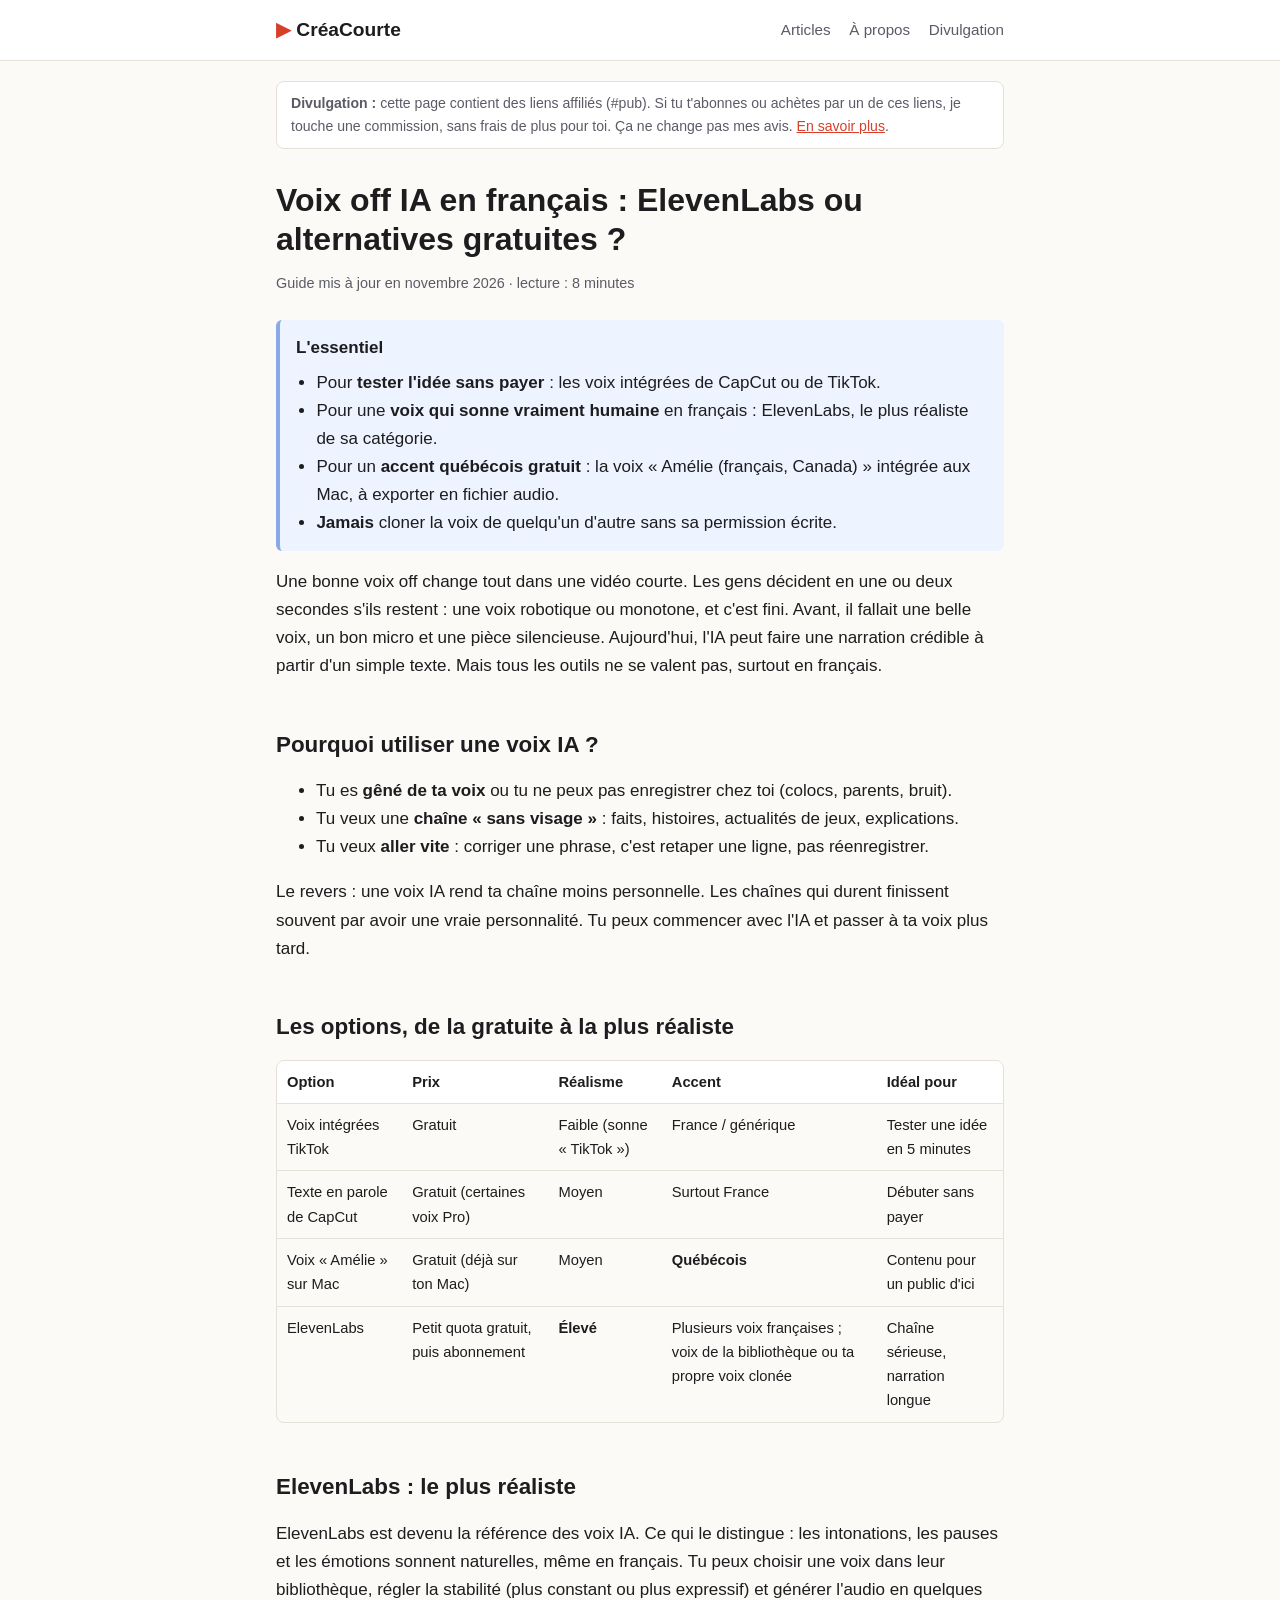
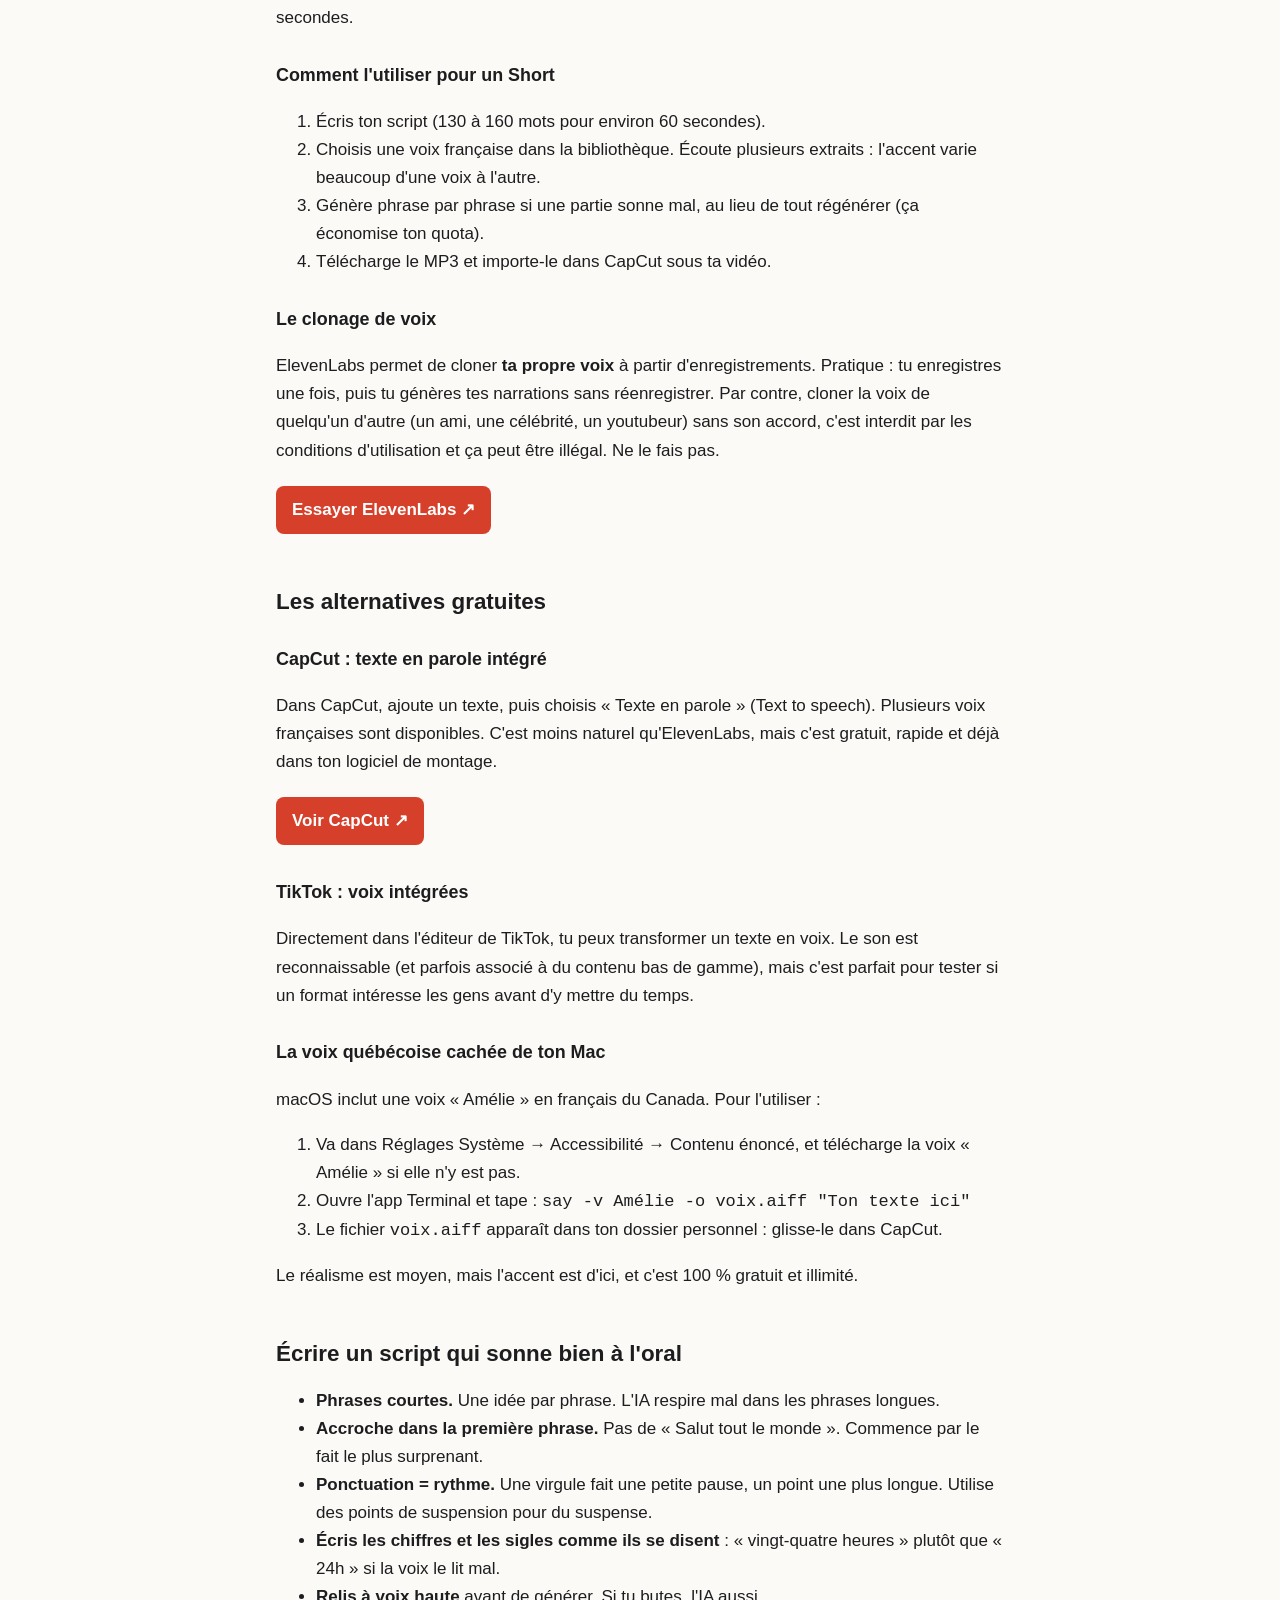
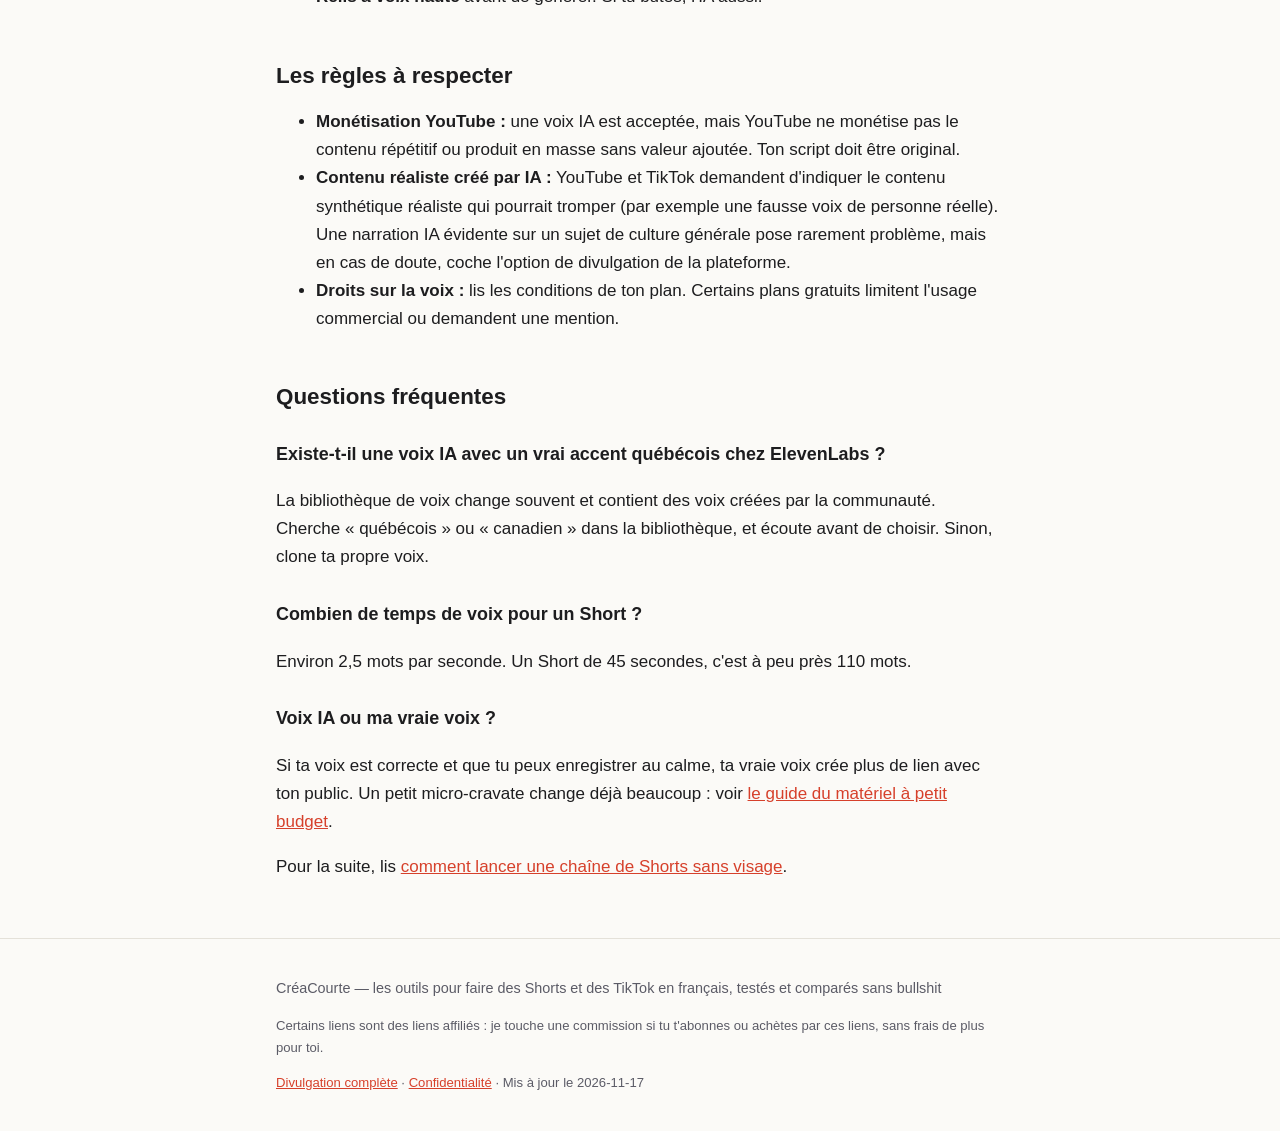
<file: voix-off-ia-francais.html>
<!doctype html>
<html lang="fr-CA">
<head>
<meta charset="utf-8">
<meta name="viewport" content="width=device-width, initial-scale=1">
<title>Voix off IA en français : ElevenLabs ou alternatives gratuites ? (guide 2026) | CréaCourte</title>
<meta name="description" content="Comment faire une voix off IA naturelle en français pour tes Shorts et TikTok : ElevenLabs, voix gratuites de CapCut et TikTok, voix québécoise sur Mac, et les règles à respecter (clonage, divulgation, monétisation).">
<link rel="canonical" href="https://peet-peet.github.io/creacourte/voix-off-ia-francais.html">
<meta property="og:title" content="Voix off IA en français : ElevenLabs ou alternatives gratuites ? (guide 2026)">
<meta property="og:description" content="Comment faire une voix off IA naturelle en français pour tes Shorts et TikTok : ElevenLabs, voix gratuites de CapCut et TikTok, voix québécoise sur Mac, et les règles à respecter (clonage, divulgation, monétisation).">
<meta property="og:type" content="article">
<meta property="og:locale" content="fr_CA">
<link rel="stylesheet" href="assets/style.css">
<script type="application/ld+json">{"@context": "https://schema.org", "@type": "Article", "headline": "Voix off IA en français : ElevenLabs ou alternatives gratuites ? (guide 2026)", "description": "Comment faire une voix off IA naturelle en français pour tes Shorts et TikTok : ElevenLabs, voix gratuites de CapCut et TikTok, voix québécoise sur Mac, et les règles à respecter (clonage, divulgation, monétisation).", "inLanguage": "fr-CA", "author": {"@type": "Person", "name": "Peet"}, "dateModified": "2026-11-17"}</script>
</head>
<body>
<header class="entete">
  <div class="conteneur entete-in">
    <a class="logo" href="index.html">CréaCourte</a>
    <nav>
      <a href="index.html">Articles</a>
      <a href="a-propos.html">À propos</a>
      <a href="divulgation.html">Divulgation</a>
    </nav>
  </div>
</header>
<main class="conteneur">
<p class="bandeau"><strong>Divulgation :</strong> cette page contient des liens affiliés (#pub). Si tu t'abonnes ou achètes par un de ces liens, je touche une commission, sans frais de plus pour toi. Ça ne change pas mes avis. <a href="divulgation.html">En savoir plus</a>.</p>
<article class="article">
<h1>Voix off IA en français : ElevenLabs ou alternatives gratuites ?</h1>
<p class="meta">Guide mis à jour en novembre 2026 · lecture : 8 minutes</p>

<div class="resume">
<strong>L'essentiel</strong>
<ul>
<li>Pour <strong>tester l'idée sans payer</strong> : les voix intégrées de CapCut ou de TikTok.</li>
<li>Pour une <strong>voix qui sonne vraiment humaine</strong> en français : ElevenLabs, le plus réaliste de sa catégorie.</li>
<li>Pour un <strong>accent québécois gratuit</strong> : la voix « Amélie (français, Canada) » intégrée aux Mac, à exporter en fichier audio.</li>
<li><strong>Jamais</strong> cloner la voix de quelqu'un d'autre sans sa permission écrite.</li>
</ul>
</div>

<p>Une bonne voix off change tout dans une vidéo courte. Les gens décident en une ou deux secondes s'ils restent : une voix robotique ou monotone, et c'est fini. Avant, il fallait une belle voix, un bon micro et une pièce silencieuse. Aujourd'hui, l'IA peut faire une narration crédible à partir d'un simple texte. Mais tous les outils ne se valent pas, surtout en français.</p>

<h2>Pourquoi utiliser une voix IA ?</h2>
<ul>
<li>Tu es <strong>gêné de ta voix</strong> ou tu ne peux pas enregistrer chez toi (colocs, parents, bruit).</li>
<li>Tu veux une <strong>chaîne « sans visage »</strong> : faits, histoires, actualités de jeux, explications.</li>
<li>Tu veux <strong>aller vite</strong> : corriger une phrase, c'est retaper une ligne, pas réenregistrer.</li>
</ul>
<p>Le revers : une voix IA rend ta chaîne moins personnelle. Les chaînes qui durent finissent souvent par avoir une vraie personnalité. Tu peux commencer avec l'IA et passer à ta voix plus tard.</p>

<h2>Les options, de la gratuite à la plus réaliste</h2>
<div class="table-wrap">
<table>
<tr><th>Option</th><th>Prix</th><th>Réalisme</th><th>Accent</th><th>Idéal pour</th></tr>
<tr><td>Voix intégrées TikTok</td><td>Gratuit</td><td>Faible (sonne « TikTok »)</td><td>France / générique</td><td>Tester une idée en 5 minutes</td></tr>
<tr><td>Texte en parole de CapCut</td><td>Gratuit (certaines voix Pro)</td><td>Moyen</td><td>Surtout France</td><td>Débuter sans payer</td></tr>
<tr><td>Voix « Amélie » sur Mac</td><td>Gratuit (déjà sur ton Mac)</td><td>Moyen</td><td><strong>Québécois</strong></td><td>Contenu pour un public d'ici</td></tr>
<tr><td>ElevenLabs</td><td>Petit quota gratuit, puis abonnement</td><td><strong>Élevé</strong></td><td>Plusieurs voix françaises ; voix de la bibliothèque ou ta propre voix clonée</td><td>Chaîne sérieuse, narration longue</td></tr>
</table>
</div>

<h2>ElevenLabs : le plus réaliste</h2>
<p>ElevenLabs est devenu la référence des voix IA. Ce qui le distingue : les intonations, les pauses et les émotions sonnent naturelles, même en français. Tu peux choisir une voix dans leur bibliothèque, régler la stabilité (plus constant ou plus expressif) et générer l'audio en quelques secondes.</p>
<h3>Comment l'utiliser pour un Short</h3>
<ol>
<li>Écris ton script (130 à 160 mots pour environ 60 secondes).</li>
<li>Choisis une voix française dans la bibliothèque. Écoute plusieurs extraits : l'accent varie beaucoup d'une voix à l'autre.</li>
<li>Génère phrase par phrase si une partie sonne mal, au lieu de tout régénérer (ça économise ton quota).</li>
<li>Télécharge le MP3 et importe-le dans CapCut sous ta vidéo.</li>
</ol>
<h3>Le clonage de voix</h3>
<p>ElevenLabs permet de cloner <strong>ta propre voix</strong> à partir d'enregistrements. Pratique : tu enregistres une fois, puis tu génères tes narrations sans réenregistrer. Par contre, cloner la voix de quelqu'un d'autre (un ami, une célébrité, un youtubeur) sans son accord, c'est interdit par les conditions d'utilisation et ça peut être illégal. Ne le fais pas.</p>

<p><a class="btn" href="https://elevenlabs.io/fr" rel="sponsored nofollow noopener" target="_blank">Essayer ElevenLabs</a></p>

<h2>Les alternatives gratuites</h2>
<h3>CapCut : texte en parole intégré</h3>
<p>Dans CapCut, ajoute un texte, puis choisis « Texte en parole » (Text to speech). Plusieurs voix françaises sont disponibles. C'est moins naturel qu'ElevenLabs, mais c'est gratuit, rapide et déjà dans ton logiciel de montage.</p>
<p><a class="btn" href="https://www.capcut.com/fr-fr" rel="sponsored nofollow noopener" target="_blank">Voir CapCut</a></p>
<h3>TikTok : voix intégrées</h3>
<p>Directement dans l'éditeur de TikTok, tu peux transformer un texte en voix. Le son est reconnaissable (et parfois associé à du contenu bas de gamme), mais c'est parfait pour tester si un format intéresse les gens avant d'y mettre du temps.</p>
<h3>La voix québécoise cachée de ton Mac</h3>
<p>macOS inclut une voix « Amélie » en français du Canada. Pour l'utiliser :</p>
<ol>
<li>Va dans Réglages Système → Accessibilité → Contenu énoncé, et télécharge la voix « Amélie » si elle n'y est pas.</li>
<li>Ouvre l'app Terminal et tape : <code>say -v Amélie -o voix.aiff "Ton texte ici"</code></li>
<li>Le fichier <code>voix.aiff</code> apparaît dans ton dossier personnel : glisse-le dans CapCut.</li>
</ol>
<p>Le réalisme est moyen, mais l'accent est d'ici, et c'est 100 % gratuit et illimité.</p>


<h2>Écrire un script qui sonne bien à l'oral</h2>
<ul>
<li><strong>Phrases courtes.</strong> Une idée par phrase. L'IA respire mal dans les phrases longues.</li>
<li><strong>Accroche dans la première phrase.</strong> Pas de « Salut tout le monde ». Commence par le fait le plus surprenant.</li>
<li><strong>Ponctuation = rythme.</strong> Une virgule fait une petite pause, un point une plus longue. Utilise des points de suspension pour du suspense.</li>
<li><strong>Écris les chiffres et les sigles comme ils se disent</strong> : « vingt-quatre heures » plutôt que « 24h » si la voix le lit mal.</li>
<li><strong>Relis à voix haute</strong> avant de générer. Si tu butes, l'IA aussi.</li>
</ul>

<h2>Les règles à respecter</h2>
<ul>
<li><strong>Monétisation YouTube :</strong> une voix IA est acceptée, mais YouTube ne monétise pas le contenu répétitif ou produit en masse sans valeur ajoutée. Ton script doit être original.</li>
<li><strong>Contenu réaliste créé par IA :</strong> YouTube et TikTok demandent d'indiquer le contenu synthétique réaliste qui pourrait tromper (par exemple une fausse voix de personne réelle). Une narration IA évidente sur un sujet de culture générale pose rarement problème, mais en cas de doute, coche l'option de divulgation de la plateforme.</li>
<li><strong>Droits sur la voix :</strong> lis les conditions de ton plan. Certains plans gratuits limitent l'usage commercial ou demandent une mention.</li>
</ul>

<h2>Questions fréquentes</h2>
<h3>Existe-t-il une voix IA avec un vrai accent québécois chez ElevenLabs ?</h3>
<p>La bibliothèque de voix change souvent et contient des voix créées par la communauté. Cherche « québécois » ou « canadien » dans la bibliothèque, et écoute avant de choisir. Sinon, clone ta propre voix.</p>
<h3>Combien de temps de voix pour un Short ?</h3>
<p>Environ 2,5 mots par seconde. Un Short de 45 secondes, c'est à peu près 110 mots.</p>
<h3>Voix IA ou ma vraie voix ?</h3>
<p>Si ta voix est correcte et que tu peux enregistrer au calme, ta vraie voix crée plus de lien avec ton public. Un petit micro-cravate change déjà beaucoup : voir <a href="setup-createur-petit-budget.html">le guide du matériel à petit budget</a>.</p>
<p>Pour la suite, lis <a href="chaine-shorts-sans-visage.html">comment lancer une chaîne de Shorts sans visage</a>.</p>
</article>
</main>
<footer class="pied">
  <div class="conteneur">
    <p>CréaCourte — les outils pour faire des Shorts et des TikTok en français, testés et comparés sans bullshit</p>
    <p class="petit">Certains liens sont des liens affiliés : je touche une commission si tu t'abonnes ou achètes par ces liens, sans frais de plus pour toi. </p>
    <p class="petit"><a href="divulgation.html">Divulgation complète</a> · <a href="confidentialite.html">Confidentialité</a> · Mis à jour le 2026-11-17</p>
  </div>
</footer>
</body>
</html>
</file>
<file: assets/style.css>
:root{
  --fond:#fbfaf7; --texte:#1d1d1f; --doux:#5b5b66; --ligne:#e4e1d9;
  --accent:#d6402b; --accent-texte:#fff; --carte:#ffffff; --note:#fff6d8; --note-bord:#e8c547;
  --info:#eef4ff; --info-bord:#8aa9e6;
}
@media (prefers-color-scheme: dark){
  :root{
    --fond:#141416; --texte:#ececf0; --doux:#a3a3ae; --ligne:#2c2c33;
    --accent:#ff6a52; --accent-texte:#141416; --carte:#1c1c20; --note:#2e2a17; --note-bord:#a88c22;
    --info:#18213a; --info-bord:#45629e;
  }
}
*{box-sizing:border-box}
html{-webkit-text-size-adjust:100%}
body{margin:0;background:var(--fond);color:var(--texte);
  font:17px/1.65 -apple-system,BlinkMacSystemFont,"Segoe UI",Roboto,"Helvetica Neue",Arial,sans-serif}
.conteneur{max-width:760px;margin:0 auto;padding:0 16px}
a{color:var(--accent)}
.entete{border-bottom:1px solid var(--ligne);background:var(--carte)}
.entete-in{display:flex;align-items:center;justify-content:space-between;gap:12px;flex-wrap:wrap;padding-top:14px;padding-bottom:14px}
.logo{font-weight:800;font-size:1.2rem;text-decoration:none;color:var(--texte)}
.logo::before{content:"▶ ";color:var(--accent)}
nav a{margin-left:14px;text-decoration:none;color:var(--doux);font-size:.95rem}
nav a:first-child{margin-left:0}
.bandeau{margin:20px 0 0;padding:10px 14px;border:1px solid var(--ligne);border-radius:8px;font-size:.88rem;color:var(--doux);background:var(--carte)}
.article{padding:8px 0 40px}
.article h1{font-size:2rem;line-height:1.2;margin:24px 0 8px}
.article h2{font-size:1.4rem;margin-top:2.2em;line-height:1.3}
.article h3{font-size:1.12rem;margin-top:1.6em}
.meta{color:var(--doux);font-size:.9rem;margin-bottom:24px}
.resume{background:var(--info);border-left:4px solid var(--info-bord);padding:14px 16px;border-radius:6px}
.resume ul{margin:.4em 0 0;padding-left:1.2em}
.note{background:var(--note);border-left:4px solid var(--note-bord);padding:12px 16px;border-radius:6px;font-size:.95rem}
.mon-test{background:var(--carte);border:2px dashed var(--accent);padding:12px 16px;border-radius:8px}
.mon-test strong:first-child{display:block;color:var(--accent);margin-bottom:4px}
.table-wrap{overflow-x:auto;margin:1em 0;border:1px solid var(--ligne);border-radius:8px}
table{border-collapse:collapse;width:100%;font-size:.92rem;min-width:520px}
th,td{padding:9px 10px;border-bottom:1px solid var(--ligne);text-align:left;vertical-align:top}
th{background:var(--carte)}
tr:last-child td{border-bottom:none}
.btn{display:inline-block;background:var(--accent);color:var(--accent-texte);font-weight:700;text-decoration:none;
  padding:10px 16px;border-radius:8px;margin:4px 0}
.btn::after{content:" ↗"}
.carte{background:var(--carte);border:1px solid var(--ligne);border-radius:10px;padding:16px;margin:14px 0}
.carte h3{margin-top:0}
.liste-articles{list-style:none;padding:0}
.liste-articles li{background:var(--carte);border:1px solid var(--ligne);border-radius:10px;padding:16px;margin:14px 0}
.liste-articles a{font-weight:700;font-size:1.1rem;text-decoration:none}
.liste-articles p{margin:.3em 0 0;color:var(--doux)}
.pour-contre{display:grid;grid-template-columns:1fr 1fr;gap:12px}
@media (max-width:560px){.pour-contre{grid-template-columns:1fr}.article h1{font-size:1.6rem}}
.pied{border-top:1px solid var(--ligne);padding:24px 0;color:var(--doux);font-size:.9rem}
.petit{font-size:.82rem}
</file>
